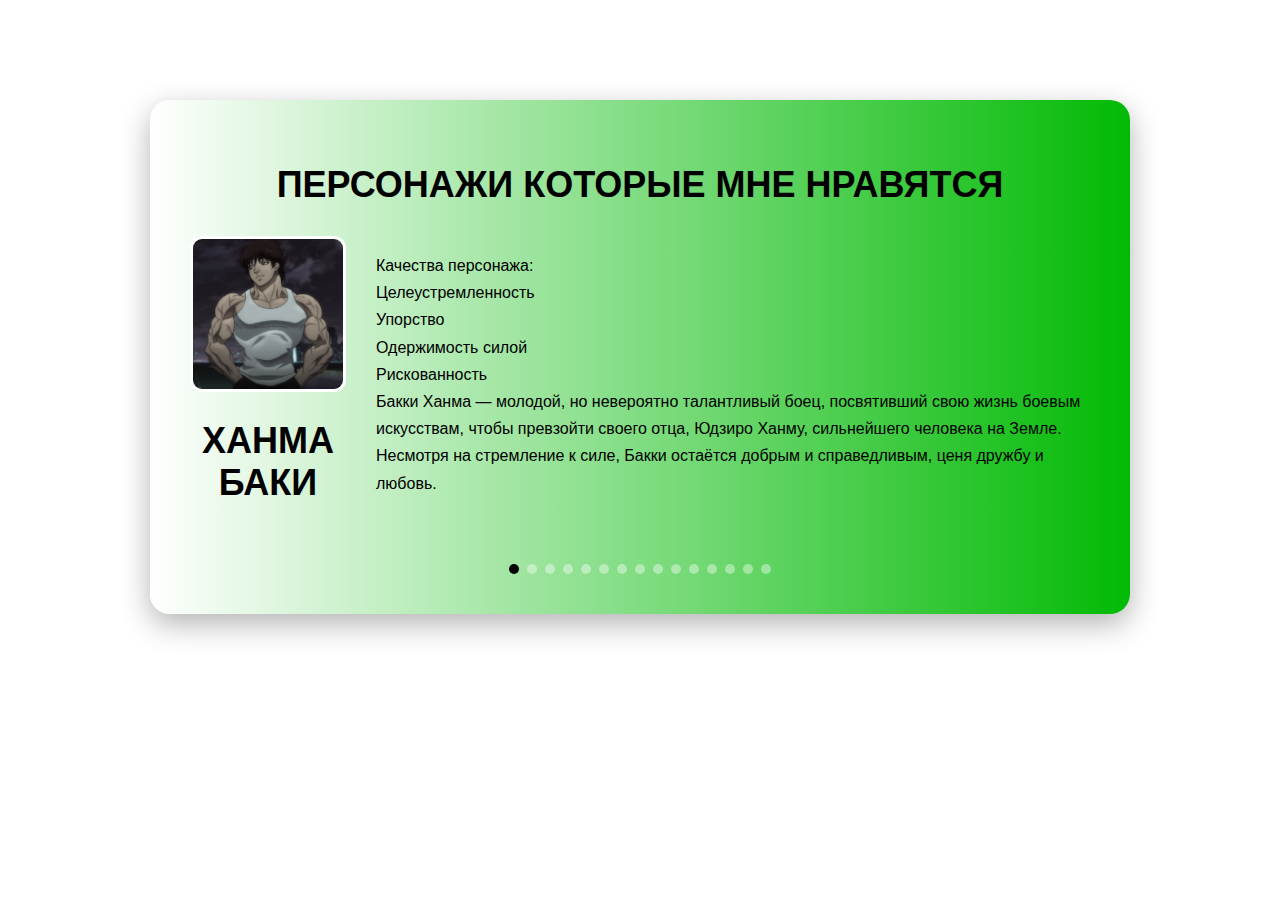
<file: аниме персонажи.html>
<!DOCTYPE html>
<html lang="ru">
<head>
  <meta charset="UTF-8" />
  <meta name="viewport" content="width=device-width, initial-scale=1.0"/>
  <title>ПЕРСОНАЖИ</title>
  <style>
    body {
      margin: 0;
      font-family: 'Arial', sans-serif;
      background: white ;
      color: black;
    }

    .testimonial-section {
      max-width: 900px;
      margin: 100px auto;
      padding: 40px;
      background: linear-gradient(to right,white, #02ba05	);
      border-radius: 20px;
      box-shadow: 0 10px 30px rgba(0,0,0,0.3);
      position: relative;
    }

    .testimonial-section h1 {
      font-size: 36px;
      margin-bottom: 30px;
      text-align: center;
    }

    .testimonial-content {
      display: none;
      align-items: flex-start;
      gap: 30px;
      flex-wrap: wrap;
    }

    .testimonial-content.active {
      display: flex;
    }

    .testimonial-photo {
      flex: 0 0 150px;
    }

    .testimonial-photo img {
      width: 150px;
      height: 150px;
      object-fit: cover;
      border-radius: 12px;
      border: 3px solid #fff;
    }

    .testimonial-text {
      flex: 1;
      font-size: 16px;
      line-height: 1.7;
    }

    .testimonial-author {
      margin-top: 20px;
      font-weight: bold;
    }

    .testimonial-role {
      font-size: 14px;
      color: #c7c7c7;
    }

    .pagination {
      display: flex;
      justify-content: center;
      gap: 8px;
      margin-top: 30px;
    }

    .pagination span {
      width: 10px;
      height: 10px;
      border-radius: 50%;
      background: white;
      opacity: 0.4;
      cursor: pointer;
    }

    .pagination .active {
      opacity: 1;
      background:black;
    }
  </style>
</head>
<body>

<div class="testimonial-section">
  <h1>ПЕРСОНАЖИ КОТОРЫЕ МНЕ НРАВЯТСЯ</h1>

  <div class="testimonial-content active">
    <div class="testimonial-photo">
      <img src="баки перс.jpg" alt="баки ханма" />
	    <h1>ХАНМА БАКИ</h1>
    </div>
    <div class="testimonial-text">
      <p>Качества персонажа:
<br>
Целеустремленность
<br>
Упорство
<br>
Одержимость силой
<br>
 Рискованность<br>
Бакки Ханма — молодой, но невероятно талантливый боец, посвятивший свою жизнь боевым искусствам, чтобы превзойти своего отца, Юдзиро Ханму, сильнейшего человека на Земле. Несмотря на стремление к силе, Бакки остаётся добрым и справедливым, ценя дружбу и любовь.

</p>
      <div class="testimonial-author"></div>
      <div class="testimonial-role"></div>
    </div>
  </div>

  <div class="testimonial-content">
    <div class="testimonial-photo">
      <img src="0002.jpg" alt="0002" />
	  <h1>002</h1>
    </div>
    <div class="testimonial-text">
      <p>Качества персонажа:
<br>
Харизматичная
<br>
Сильная воля 
<br>
Нежная в глубине души
<br>
Непокорная.<br>
002 — загадочная и харизматичная пилотесса Франксов с клыками и рожками, известная как "Партнёр-убийца", которая мечтает обрести свою человечность и любовь. За её дерзким и ярким характером скрывается глубокая ранимость и одиночество, а её привязанность к Хиро становится главным смыслом её жизни. 

</p>
      <div class="testimonial-author"></div>
      <div class="testimonial-role"></div>
    </div>
  </div>

  <div class="testimonial-content">
    <div class="testimonial-photo">
      <img src="итачи.jpg" alt="итачи" />
	  <h1>Итачи</h1>
    </div>
    <div class="testimonial-text">
      <p>Качества персонажа:
<br>
Мудрость
<br>
Хладнокровие
<br>
Сострадание
<br>
Сдержанность<br>
Итачи Учиха — гениальный ниндзя клана Учиха, который пожертвовал всем ради мира, убив свой клан и став изгоем, чтобы спасти деревню. За его холодным взглядом скрывается невероятная боль, преданность и желание защитить своего младшего брата Саске. 
</p>
      <div class="testimonial-author"></div>
      <div class="testimonial-role"></div>
    </div>
  </div>
   <div class="testimonial-content">
    <div class="testimonial-photo">
      <img src="тобирама.jpg" alt="тобирама" />
	  <h1>Тобирама</h1>
    </div>
    <div class="testimonial-text">
      <p>Качества персонажа:
<br>
Мудрость
<br>
Хладнокровие
<br>
Консерватизм
<br>
Строгость дисциплина<br>
Тобирама Сенджу — второй Хокаге Конохи, известный как гениальный ниндзя и создатель множества техник, включая техники воды и запрещённые методы. Он был суровым, но справедливым лидером, посвятившим жизнь защите деревни и развитию шиноби. 
</p>
      <div class="testimonial-author"></div>
      <div class="testimonial-role"></div>
    </div>
  </div>
   <div class="testimonial-content">
    <div class="testimonial-photo">
      <img src="майки.jpg" alt="майки" />
	  <h1>Майки</h1>
    </div>
    <div class="testimonial-text">
      <p>Качества персонажа:
<br>
Лидерство
<br>
Хладнокровие
<br>
Сострадание
<br>
Преданность<br>
Майки — харизматичный и загадочный лидер Токийской банды, обладающий невероятной силой и бойцовскими навыками. Несмотря на внешнюю улыбку и добродушие, он скрывает в себе глубокую боль и тёмную сторону, которая может разрушить как его самого, так и окружающих.
</p>
      <div class="testimonial-author"></div>
      <div class="testimonial-role"></div>
    </div>
  </div>
   <div class="testimonial-content">
    <div class="testimonial-photo">
      <img src="стоун.jpg" alt="стоун" />
	  <h1>Сэнку</h1>
    </div>
    <div class="testimonial-text">
      <p>Качества персонажа:
<br>
Мудрость
<br>
Оптимизм
<br>
Острый ум
<br>
Лидерство<br>
Сэнку Ишигами — гениальный учёный с блестящим умом и несломимой волей, стремящийся возродить цивилизацию с помощью науки после загадочной катастрофы. Его любознательность, уверенность и вера в силу разума делают его вдохновляющим лидером и двигателем прогресса. 
</p>
      <div class="testimonial-author"></div>
      <div class="testimonial-role"></div>
    </div>
  </div>
   <div class="testimonial-content">
    <div class="testimonial-photo">
      <img src="жек ханма.jpg" alt="итачи" />
	  <h1>Жек Ханма</h1>
    </div>
    <div class="testimonial-text">
      <p>Качества персонажа:
<br>
Стремление к силе
<br>
Жестокость
<br>
Стратегическое мышление
<br>
Самолюбие эгоизм<br>
Жек Ханма — могущественный и жестокий боец из семьи Ханма, известный своей невероятной физической силой и безжалостным характером. Он амбициозен и хитёр, готов идти на любые меры ради власти и контроля.
</p>
      <div class="testimonial-author"></div>
      <div class="testimonial-role"></div>
    </div>
  </div>
  <div class="testimonial-content">
    <div class="testimonial-photo">
      <img src="аомине.jpg" alt="аомине" />
	  <h1>Аомине </h1>
    </div>
    <div class="testimonial-text">
      <p>Качества персонажа:
<br>
Уверенность в себе
<br>
Мгновенный анализ
<br>
физическая выносливость
<br>
Самолюбие эгоизм<br>
Даики Аомине — один из самых сильных и талантливых баскетболистов в команде Тэиков, обладающий невероятной скоростью и техникой. Его стиль игры уникален, а холодный и самоуверенный характер делает его грозным соперником на площадке.

</p>
      <div class="testimonial-author"></div>
      <div class="testimonial-role"></div>
    </div>
  </div>
  
  <div class="testimonial-content">
    <div class="testimonial-photo">
      <img src="аста1.jpg" alt="аста" />
	  <h1>Аста</h1>
    </div>
    <div class="testimonial-text">
      <p>Качества персонажа:
<br>
Стремление к силе
<br>
Несгибаемая воля
<br>
Честность и искренность
<br>
Дружелюбие<br>
Аста — энергичный и упрямый сирота, который мечтает стать Королём Магов, несмотря на то, что у него нет магических способностей. Его невероятная сила воли, упорство и умение использовать антимагию делают его уникальным бойцом, способным противостоять любым врагам.
</p>
      <div class="testimonial-author"></div>
      <div class="testimonial-role"></div>
    </div>
  </div>
  
  <div class="testimonial-content">
    <div class="testimonial-photo">
      <img src="ями.jpg" alt="ями" />
	  <h1>Ями</h1>
    </div>
    <div class="testimonial-text">
      <p>Качества персонажа:
<br>
Решительность храбрость
<br>
Прямолинейность
<br>
Стратегическое мышление
<br>
Ценит усилия и упорство<br>
Ями Сукихиро — капитан Отряда Чёрного Быка, известный своей суровостью, мощной магией тьмы и необычным, прямолинейным характером. Несмотря на грубоватое поведение, он глубоко заботится о своих товарищах и верит в силу упорства и воли.

</p>
      <div class="testimonial-author"></div>
      <div class="testimonial-role"></div>
    </div>
  </div>
  
   <div class="testimonial-content">
    <div class="testimonial-photo">
      <img src="хината.jpg" alt="хината" />
	  <h1>Хината</h1>
    </div>
    <div class="testimonial-text">
      <p>Качества персонажа:
<br>
Решительность смелость
<br>
Терпение и упорство
<br>
Скромность<br>
Чувствительность и забота<br>
Хината Хьюга — застенчивая, но сильная девушка из клана Хьюга, обладающая редкой техникой "Бьякуган". Несмотря на свою робость, она полна решимости стать сильнее и защитить своих друзей, особенно Наруто, к которому испытывает глубокие чувства.


</p>
      <div class="testimonial-author"></div>
      <div class="testimonial-role"></div>
    </div>
  </div>
  <div class="testimonial-content">
    <div class="testimonial-photo">
      <img src="нагумо.jpg" alt="хината" />
	  <h1>Нагумо</h1>
    </div>
    <div class="testimonial-text">
      <p>Качества персонажа:
<br>
Манипулятивность
<br>
Хладнокровие и расчетливость
<br>
Амбициозность<br>
Независимость<br>
Сигэру Нагумо — талантливый и амбициозный техник-кудзюцу, лидер команды по созданию проклятых духов. Он склонен к холодному расчету и безжалостным методам, ради достижения целей готов пожертвовать даже собственными товарищами.


</p>
      <div class="testimonial-author"></div>
      <div class="testimonial-role"></div>
    </div>
  </div>
  <div class="testimonial-content">
    <div class="testimonial-photo">
      <img src="ханма шуджи.jpg" alt="хината" />
	  <h1>Ханма Шуджи</h1>
    </div>
    <div class="testimonial-text">
      <p>Качества персонажа:
<br>
Холодность
<br>
Самоуверенность и высокомерие
<br>
Физическая сила<br>
Эгоизм<br>
Ханма Шудзи — старший брат Юдзиро Ханмы и один из самых сильных бойцов в серии, известный своей безумной силой и жестокостью. Он обладает невероятной физической мощью и кровожадным характером, представляя собой опасного и непредсказуемого противника.




</p>
      <div class="testimonial-author"></div>
      <div class="testimonial-role"></div>
    </div>
  </div>
  <div class="testimonial-content">
    <div class="testimonial-photo">
      <img src="фрирен.jpg" alt="хината" />
	  <h1>Фрирен</h1>
    </div>
    <div class="testimonial-text">
      <p>Качества персонажа:
<br>
Мулрость и спокойствие
<br>
Терпение и упорство
<br>
Интровертность<br>
Любознательность<br>
Фрирен — эльфийская волшебница, прошедшая вместе с героями долгое путешествие по уничтожению зла. После завершения миссии она начинает осознавать, насколько коротка человеческая жизнь и как важно ценить каждое мгновение, отправляясь в новое путешествие самопознания и понимания.


</p>
      <div class="testimonial-author"></div>
      <div class="testimonial-role"></div>
    </div>
  </div>
  <div class="testimonial-content">
    <div class="testimonial-photo">
      <img src="айзен.jpg" alt="хината" />
	  <h1>Айзен</h1>
    </div>
    <div class="testimonial-text">
      <p>Качества персонажа:
<br>
Хладнокровие
<br>
Гениальность
<br>
Манипулятивность<br>
Безжалостность и жестокость<br>
Соске Айзен — бывший капитан 5-го отряда Готея 13, обладающий гениальным умом и невероятной силой. Он известен своей хитростью и манипулятивностью, стремясь к абсолютной власти и контролю над миром.


</p>
      <div class="testimonial-author"></div>
      <div class="testimonial-role"></div>
    </div>
  </div>
  
  
  <div class="pagination">
    <span class="dot active" onclick="showSlide(0)"></span>
    <span class="dot" onclick="showSlide(1)"></span>
    <span class="dot" onclick="showSlide(2)"></span>
	<span class="dot" onclick="showSlide(3)"></span>
	<span class="dot" onclick="showSlide(4)"></span>
	<span class="dot" onclick="showSlide(5)"></span>
	<span class="dot" onclick="showSlide(6)"></span>
	<span class="dot" onclick="showSlide(7)"></span>
	<span class="dot" onclick="showSlide(8)"></span>
	<span class="dot" onclick="showSlide(9)"></span>
	<span class="dot" onclick="showSlide(10)"></span>
	<span class="dot" onclick="showSlide(11)"></span>
	<span class="dot" onclick="showSlide(12)"></span> 
    <span class="dot" onclick="showSlide(13)"></span>
	<span class="dot" onclick="showSlide(14)"></span>
  </div>
</div>

<script>
  function showSlide(index) {
    const contents = document.querySelectorAll('.testimonial-content');
    const dots = document.querySelectorAll('.dot');
    contents.forEach((el, i) => {
      el.classList.toggle('active', i === index);
    });
    dots.forEach((dot, i) => {
      dot.classList.toggle('active', i === index);
    });
  }
</script>

</body>
</html>
</file>
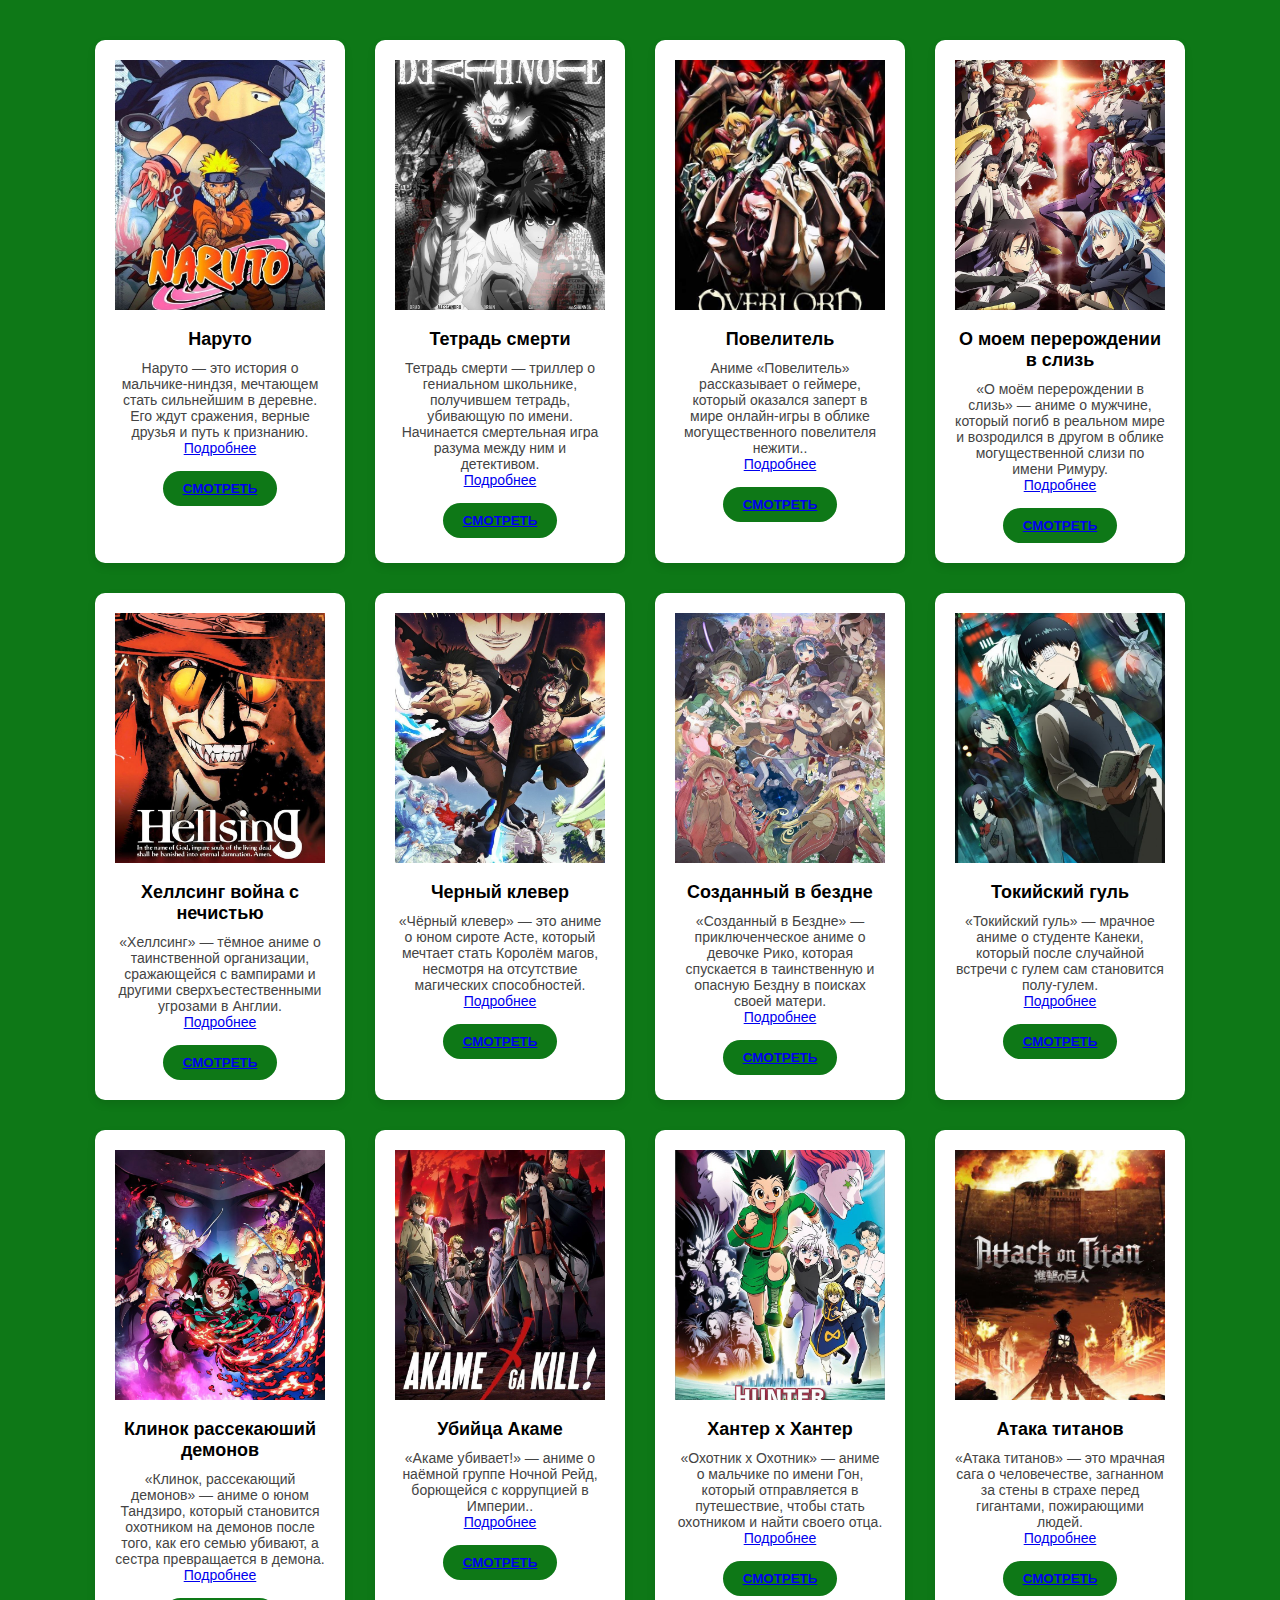
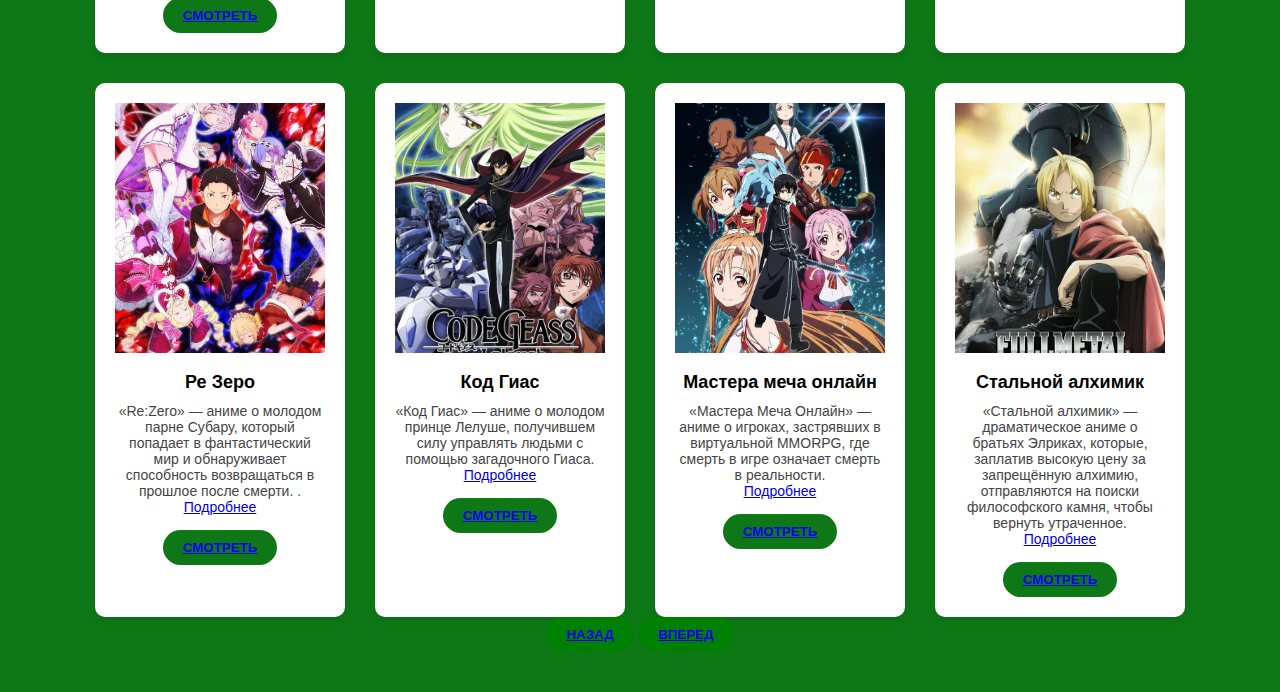
<file: аниме.html>
<!DOCTYPE html>
<html lang="ru">
<head>
  <meta charset="UTF-8" />
  <meta name="viewport" content="width=device-width, initial-scale=1.0" />
  <title>Мои любимые аниме</title>
  <style>
    * {
      margin: 0;
      padding: 0;
      box-sizing: border-box;
    }

    body {
      font-family: Arial, sans-serif;
      background-color:#0e7817;
      padding: 40px;
    }

    .cards {
      display: flex;
      justify-content: center;
      flex-wrap: wrap;
      gap: 30px;
    }

    .card {
      background-color: white;
      border-radius: 10px;
      box-shadow: 0 4px 8px rgba(0, 0, 0, 0.1);
      width: 250px;
      overflow: hidden;
      text-align: center;
      padding: 20px;
    }

    .card img {
      width: 100%;
      height: 250px;
      object-fit: cover;
      margin-bottom: 15px;
    }

    .card h3 {
      margin-bottom: 10px;
      font-size: 18px;
    }

    .card p {
      font-size: 14px;
      color: #444;
      margin-bottom: 15px;
    }

    .card .btn {
      background-color: #0e7817;
      color: #fff;
      padding: 10px 20px;
      border: none;
      border-radius: 20px;
      font-weight: bold;
      cursor: pointer;
      transition: background 0.3s;
    }

    .card .btn:hover {
      background-color: #0e7817;
    }
	.button{
	background: none;
	color: green;
	width: 100px;
    height: 70px;
    text-align: center;
	
	}
	.btnn{
background-color: green;
      color: black;
      padding:10px  20px;
      border: white;
      border-radius: 20px;
      font-weight: bold;
      cursor: pointer;
      transition: background 0.3s;
	}
  </style>
</head>
<body>

  <div class="cards">
    <div class="card">
      <img src="наруто 1.jpg" alt="Продукт 1">
      <h3>Наруто</h3>
      <p>  Наруто — это история о мальчике-ниндзя, мечтающем стать сильнейшим в деревне. Его ждут сражения, верные друзья и путь к признанию.<br><a href="https://naruto.fandom.com/ru/wiki/%D0%9D%D0%B0%D1%80%D1%83%D1%82%D0%BE_%D0%A3%D0%B7%D1%83%D0%BC%D0%B0%D0%BA%D0%B8">Подробнее</a></p>
	   
      <button class="btn"><a href="https://jut.su/naruuto/">СМОТРЕТЬ</a></button>
    </div>

	


    <div class="card">
      <img src="лайт.jpg" alt="Продукт 4">
      <h3>Тетрадь смерти</h3>
      <p>Тетрадь смерти — триллер о гениальном школьнике, получившем тетрадь, убивающую по имени. Начинается смертельная игра разума между ним и детективом.<br><a href="https://ru.wikipedia.org/wiki/%D0%A2%D0%B5%D1%82%D1%80%D0%B0%D0%B4%D1%8C_%D1%81%D0%BC%D0%B5%D1%80%D1%82%D0%B8_(%D0%BF%D1%80%D0%B5%D0%B4%D0%BC%D0%B5%D1%82)#:~:text=%D0%9E%D0%BF%D0%B8%D1%81%D0%B0%D0%BD%D0%B8%D0%B5,-%D0%A2%D0%B5%D1%82%D1%80%D0%B0%D0%B4%D1%8C%20%D1%81%D0%BC%D0%B5%D1%80%D1%82%D0%B8%2C%20%D0%BF%D0%B5%D1%80%D0%B2%D0%BE%D0%BD%D0%B0%D1%87%D0%B0%D0%BB%D1%8C%D0%BD%D0%BE&text=%D0%A2%D0%B5%D1%82%D1%80%D0%B0%D0%B4%D1%8C%20%D1%81%D0%BC%D0%B5%D1%80%D1%82%D0%B8%20%E2%80%94%20%D1%8D%D1%82%D0%BE%20%D0%BE%D1%80%D1%83%D0%B4%D0%B8%D0%B5%20%D1%83%D0%B1%D0%B8%D0%B9%D1%81%D1%82%D0%B2%D0%B0,%D0%B2%D0%B5%D1%89%D1%8C%2C%20%D0%BF%D1%80%D0%B8%D0%BD%D0%B0%D0%B4%D0%BB%D0%B5%D0%B6%D0%B0%D1%89%D0%B0%D1%8F%20%D0%BF%D0%B5%D1%80%D0%B2%D0%BE%D0%BD%D0%B0%D1%87%D0%B0%D0%BB%D1%8C%D0%BD%D0%BE%20%D0%B1%D0%BE%D0%B3%D0%B0%D0%BC%20%D1%81%D0%BC%D0%B5%D1%80%D1%82%D0%B8.">Подробнее</a></p>
	  
      <button class="btn"><a href="https://jut.su/bookofd/">СМОТРЕТЬ</a></button>
    </div> 
	<div class="card">
      <img src="повелитель.jpg" alt="Продукт 5">
      <h3>Повелитель</h3>
      <p>Аниме «Повелитель» рассказывает о геймере, который оказался заперт в мире онлайн-игры в облике могущественного повелителя нежити..<br><a href="https://ru.wikipedia.org/wiki/Overlord_(%D1%80%D0%B0%D0%BD%D0%BE%D0%B1%D1%8D)">Подробнее</a></p>
	   
      <button class="btn"><a href="https://jut.su/overlord/">СМОТРЕТЬ</a></button>
	  
    </div>
	<div class="card">
      <img src="слизь.jpg" alt="Продукт 6">
      <h3>О моем перерождении в слизь</h3>
      <p>«О моём перерождении в слизь» — аниме о мужчине, который погиб в реальном мире и возродился в другом в облике могущественной слизи по имени Римуру.<br><a href="https://ru.wikipedia.org/wiki/%D0%91%D0%BB%D0%B8%D1%87">Подробнее</a></p>
	   
      <button class="btn"><a href="https://jut-suz.online/prikljuchenija/678-o-moem-pererozhdenii-v-sliz-2.html">СМОТРЕТЬ</a></button>
	  
    </div>
	<div class="card">
      <img src="хеллсинг.jpg" alt="Продукт 7">
      <h3>Хеллсинг война с нечистью</h3>
     <p>«Хеллсинг» — тёмное аниме о таинственной организации, сражающейся с вампирами и другими сверхъестественными угрозами в Англии.<br><a href="https://ru.wikipedia.org/wiki/%D0%A5%D0%B5%D0%BB%D0%BB%D1%81%D0%B8%D0%BD%D0%B3#:~:text=%C2%AB%D0%A5%D0%B5%D0%BB%D0%BB%D1%81%D0%B8%D0%BD%D0%B3%C2%BB%20%E2%80%94%20%D0%BE%D1%80%D0%B3%D0%B0%D0%BD%D0%B8%D0%B7%D0%B0%D1%86%D0%B8%D1%8F%2C%20%D1%81%D0%BE%D0%B7%D0%B4%D0%B0%D0%BD%D0%BD%D0%B0%D1%8F,%D0%B2%D0%BE%D0%B7%D0%B3%D0%BB%D0%B0%D0%B2%D0%BB%D1%8F%D0%B5%D0%BC%D0%B0%D1%8F%20%D0%9A%D0%BE%D1%80%D0%BE%D0%BB%D0%B5%D0%B2%D1%81%D0%BA%D0%B8%D0%BC%20%D0%BE%D1%80%D0%B4%D0%B5%D0%BD%D0%BE%D0%BC%20%D0%BF%D1%80%D0%BE%D1%82%D0%B5%D1%81%D1%82%D0%B0%D0%BD%D1%82%D1%81%D0%BA%D0%B8%D1%85%20%D1%80%D1%8B%D1%86%D0%B0%D1%80%D0%B5%D0%B9">Подробнее</a></p>
	   
      <button class="btn"><a href="https://jut.su/hellsing/">СМОТРЕТЬ</a></button>
	  
    </div>
	<div class="card">
      <img src="клевер.jpg" alt="Продукт 8">
      <h3>Черный клевер</h3>
      <p>«Чёрный клевер» — это аниме о юном сироте Асте, который мечтает стать Королём магов, несмотря на отсутствие магических способностей.<br><a href="https://ru.wikipedia.org/wiki/Black_Clover">Подробнее</a></p>
	   
      <button class="btn"><a href="https://jut.su/black-clouver/">СМОТРЕТЬ</a></button>
	  
    </div>
	<div class="card">
      <img src="созданный в бездне.jpg" alt="Продукт 9">
      <h3>Созданный в бездне</h3>
      <p>«Созданный в Бездне» — приключенческое аниме о девочке Рико, которая спускается в таинственную и опасную Бездну в поисках своей матери.<br><a href="https://www.mirf.ru/anime/made-in-abyss-dawn-of-the-deep-soul">Подробнее</a></p>
	   
      <button class="btn"><a href="https://jut.su/made-abyss/">СМОТРЕТЬ</a></button>
	  
    </div>
	<div class="card">
      <img src="гуль.jpg" alt="Продукт 10">
      <h3>Токийский гуль</h3>
      <p>«Токийский гуль» — мрачное аниме о студенте Канеки, который после случайной встречи с гулем сам становится полу-гулем.<br><a href="https://ru.wikipedia.org/wiki/%D0%A2%D0%BE%D0%BA%D0%B8%D0%B9%D1%81%D0%BA%D0%B8%D0%B9_%D0%B3%D1%83%D0%BB%D1%8C">Подробнее</a></p>
	   
      <button class="btn"><a href="https://jut.su/tokushu/">СМОТРЕТЬ</a></button>
	  
    </div>
	<div class="card">
      <img src="клинок.jpg" alt="Продукт 11">
      <h3>Клинок рассекаюший демонов</h3>
      <p>«Клинок, рассекающий демонов» — аниме о юном Тандзиро, который становится охотником на демонов после того, как его семью убивают, а сестра превращается в демона.
<br><a href="https://ru.wikipedia.org/wiki/%D0%98%D1%81%D1%82%D1%80%D0%B5%D0%B1%D0%B8%D1%82%D0%B5%D0%BB%D1%8C_%D0%B4%D0%B5%D0%BC%D0%BE%D0%BD%D0%BE%D0%B2">Подробнее</a></p>
	   
      <button class="btn"><a href="https://jut.su/kime-no-yaiba/">СМОТРЕТЬ</a></button>
	  
    </div>
	<div class="card">
      <img src="акаме.jpg" alt="Продукт 12">
      <h3>Убийца Акаме</h3>
      <p>«Акаме убивает!» — аниме о наёмной группе Ночной Рейд, борющейся с коррупцией в Империи..<br><a href="https://ru.wikipedia.org/wiki/Akame_ga_Kill">Подробнее</a></p>
	   
      <button class="btn"><a href="https://jut.su/akame-ga-kiru/">СМОТРЕТЬ</a></button>
	  
    </div>
	<div class="card">
      <img src="хантер.jpg" alt="Продукт 13">
      <h3>Хантер х Хантер</h3>
      <p>«Охотник х Охотник» — аниме о мальчике по имени Гон, который отправляется в путешествие, чтобы стать охотником и найти своего отца.<br><a href="https://ru.wikipedia.org/wiki/Hunter_%C3%97_Hunter">Подробнее</a></p>
	   
      <button class="btn"><a href="https://jut.su/hunter-hunter/">СМОТРЕТЬ</a></button>
	  </div>
	  <div class="card">
      <img src="атака титанов.jpg" alt="Продукт 14">
      <h3>Атака титанов</h3>
      <p>«Атака титанов» — это мрачная сага о человечестве, загнанном за стены в страхе перед гигантами, пожирающими людей.<br><a href="https://ru.wikipedia.org/wiki/%D0%90%D1%82%D0%B0%D0%BA%D0%B0_%D0%BD%D0%B0_%D1%82%D0%B8%D1%82%D0%B0%D0%BD%D0%BE%D0%B2">Подробнее</a></p>
	   
      <button class="btn"><a href="https://jut.su/shingekii-no-kyojin/">СМОТРЕТЬ</a></button>
	  
    </div>
	<div class="card">
      <img src="ре зеро.jpg" alt="Продукт 15">
      <h3>Ре Зеро</h3>
      <p>«Re:Zero» — аниме о молодом парне Субару, который попадает в фантастический мир и обнаруживает способность возвращаться в прошлое после смерти.
.<br><a href="https://ru.wikipedia.org/wiki/Re:Zero._%D0%96%D0%B8%D0%B7%D0%BD%D1%8C_%D1%81_%D0%BD%D1%83%D0%BB%D1%8F_%D0%B2_%D0%B0%D0%BB%D1%8C%D1%82%D0%B5%D1%80%D0%BD%D0%B0%D1%82%D0%B8%D0%B2%D0%BD%D0%BE%D0%BC_%D0%BC%D0%B8%D1%80%D0%B5">Подробнее</a></p>
	   
      <button class="btn"><a href="https://jut.su/re-zerou-kara/">СМОТРЕТЬ</a></button>
	  
    </div>
	<div class="card">
      <img src="код гиас.jpg" alt="Продукт 16">
      <h3>Код Гиас</h3>
      <p>«Код Гиас» — аниме о молодом принце Лелуше, получившем силу управлять людьми с помощью загадочного Гиаса.<br><a href="https://ru.wikipedia.org/wiki/%D0%9A%D0%BE%D0%B4_%D0%93%D0%B8%D0%B0%D1%81:_%D0%9B%D0%B5%D0%BB%D1%83%D1%88_%D0%92%D0%BE%D1%81%D0%BA%D1%80%D0%B5%D1%81%D1%88%D0%B8%D0%B9">Подробнее</a></p>
	   
      <button class="btn"><a href="https://jut.su/code-geass/">СМОТРЕТЬ</a></button>
	  </div>
	  <div class="card">
      <img src="САО.jpg" alt="Продукт 17">
      <h3>Мастера меча онлайн</h3>
      <p>«Мастера Меча Онлайн» — аниме о игроках, застрявших в виртуальной MMORPG, где смерть в игре означает смерть в реальности.<br><a href="https://ru.wikipedia.org/wiki/Sword_Art_Online">Подробнее</a></p>
	   
      <button class="btn"><a href="https://jut.su/sword-arts-online/">СМОТРЕТЬ</a></button>
	  </div>
	  
	  <div class="card">
      <img src="алхимик.jpg" alt="Продукт 18">
      <h3>Стальной алхимик</h3>
      <p>«Стальной алхимик» — драматическое аниме о братьях Элриках, которые, заплатив высокую цену за запрещённую алхимию, отправляются на поиски философского камня, чтобы вернуть утраченное.<br><a href="https://ru.wikipedia.org/wiki/%D0%A1%D1%82%D0%B0%D0%BB%D1%8C%D0%BD%D0%BE%D0%B9_%D0%B0%D0%BB%D1%85%D0%B8%D0%BC%D0%B8%D0%BA#:~:text=%D0%94%D0%B2%D0%B0%20%D0%B3%D0%BB%D0%B0%D0%B2%D0%BD%D1%8B%D1%85%20%D0%B3%D0%B5%D1%80%D0%BE%D1%8F%2C%20%D0%B1%D1%80%D0%B0%D1%82%D1%8C%D1%8F%20%D0%AD%D0%B4%D0%B2%D0%B0%D1%80%D0%B4,%D1%83%D1%82%D1%80%D0%B0%D1%87%D0%B5%D0%BD%D0%BD%D1%8B%D0%B5%20%D0%B2%20%D1%85%D0%BE%D0%B4%D0%B5%20%D0%BD%D0%B5%D1%83%D0%B4%D0%B0%D1%87%D0%BD%D0%BE%D0%B9%20%D1%82%D1%80%D0%B0%D0%BD%D1%81%D0%BC%D1%83%D1%82%D0%B0%D1%86%D0%B8%D0%B8.">Подробнее</a></p>
	   
      <button class="btn"><a href="https://jut.su/fullmeetal-alchemist/">СМОТРЕТЬ</a></button>
    </div>
  </div>
  <center>
	<div class="button1">
<button class="btnn"><a href="жанр сенен.html">НАЗАД</a></button>


 
<button class="btnn"><a href="жанр экшен.html">ВПЕРЕД</a></button>

	</div>
</center>
</body>
</html>
</file>
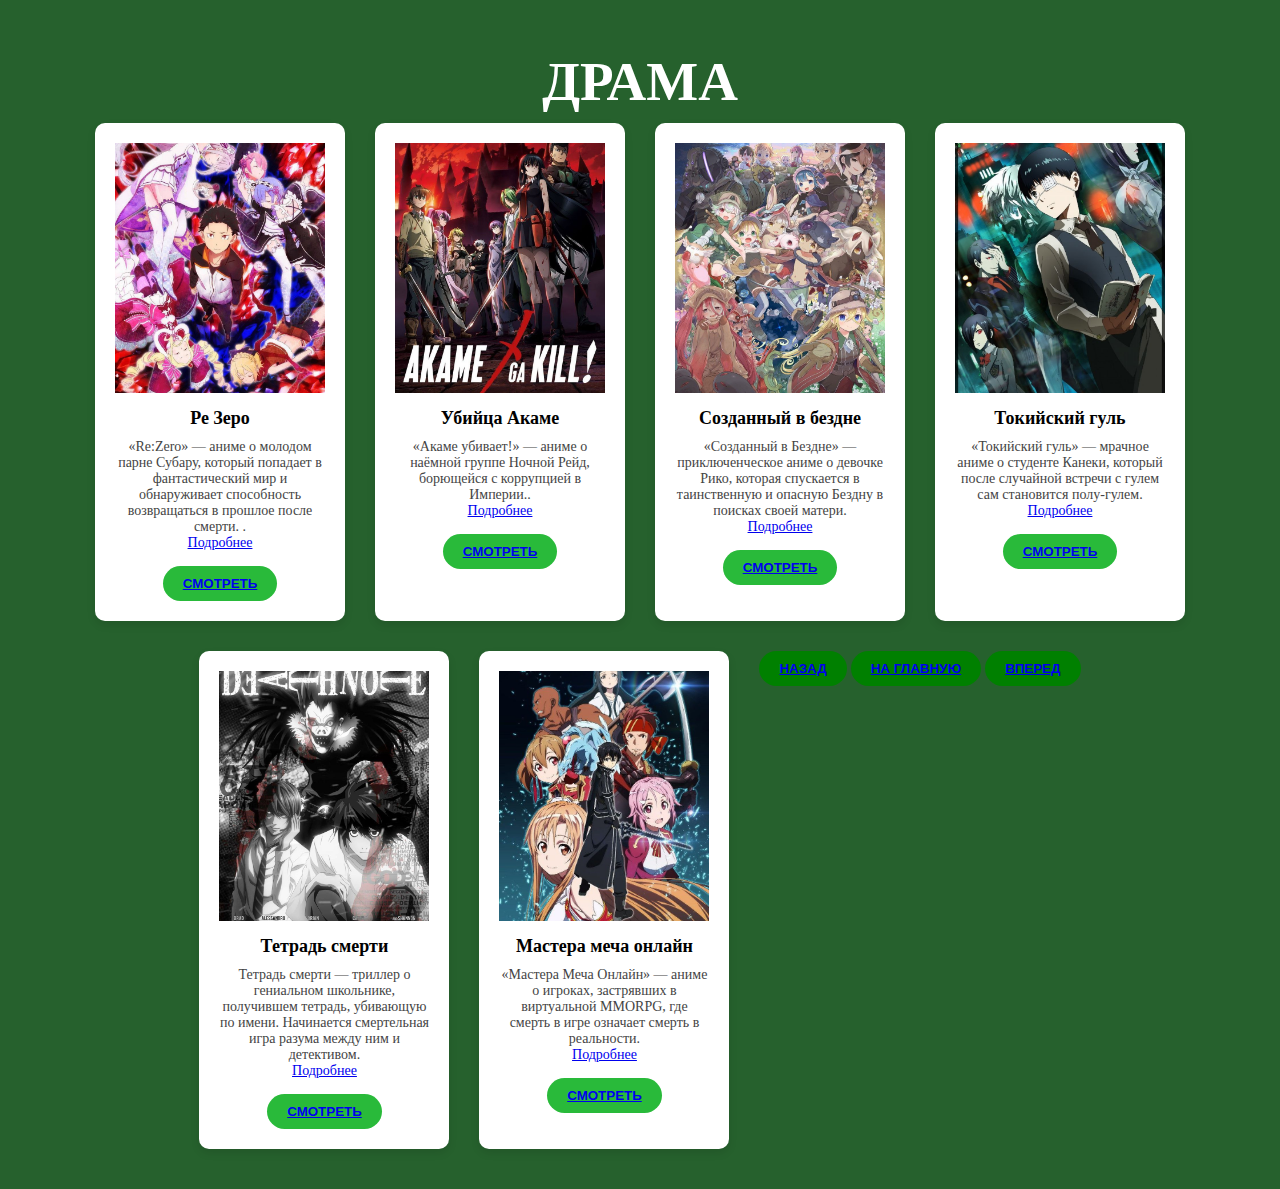
<file: жанр драма.html>
<html lang="ru">
<head>
  <meta charset="UTF-8" />
  <meta name="viewport" content="width=device-width, initial-scale=1.0" />
  <title>Мои любимые аниме</title>
  <style>
    * {
      margin: 0;
      padding: 0;
      box-sizing: border-box;
    }
   h2{
      text-align: center;
      font-size: 55px;
      color:white;
      padding: 10px 50px;
	  
    }
    body {
      font-family: Comic Sans MS;
      background-color:#26612d;
      padding: 40px;
    }

    .cards {
      display: flex;
      justify-content: center;
      flex-wrap: wrap;
      gap: 30px;
    }

    .card {
      background-color: white;
      border-radius: 10px;
      box-shadow: 0 4px 8px rgba(0, 0, 0, 0.1);
      width: 250px;
      overflow: hidden;
      text-align: center;
      padding: 20px;
    }

    .card img {
      width: 100%;
      height: 250px;
      object-fit: cover;
      margin-bottom: 15px;
    }

    .card h3 {
      margin-bottom: 10px;
      font-size: 18px;
    }

    .card p {
      font-size: 14px;
      color: #444;
      margin-bottom: 15px;
    }

    .card .btn {
      background-color: #29ba3a;
      color: #fff;
      padding: 10px 20px;
      border: none;
      border-radius: 20px;
      font-weight: bold;
      cursor: pointer;
      transition: background 0.3s;
    }

    .card .btn:hover {
      background-color: #29ba3a;
    }
	.button{
	background: none;
	color: green;
	width: 100%;
    height: 700%;
    text-align: center;
	
	}
	.btnn{
background-color: green;
      color: black;
      padding:10px  20px;
      border: white;
      border-radius: 20px;
      font-weight: bold;
      cursor: pointer;
      transition: background 0.3s;
	}
  </style>
</head>
<body>

   <h2>ДРАМА </h2>
   
  
	  <div class="cards">
   <div class="card">
      <img src="ре зеро.jpg" alt="Продукт 15">
      <h3>Ре Зеро</h3>
      <p>«Re:Zero» — аниме о молодом парне Субару, который попадает в фантастический мир и обнаруживает способность возвращаться в прошлое после смерти.
.<br><a href="https://ru.wikipedia.org/wiki/Re:Zero._%D0%96%D0%B8%D0%B7%D0%BD%D1%8C_%D1%81_%D0%BD%D1%83%D0%BB%D1%8F_%D0%B2_%D0%B0%D0%BB%D1%8C%D1%82%D0%B5%D1%80%D0%BD%D0%B0%D1%82%D0%B8%D0%B2%D0%BD%D0%BE%D0%BC_%D0%BC%D0%B8%D1%80%D0%B5">Подробнее</a></p>
	   
      <button class="btn"><a href="https://jut.su/re-zerou-kara/">СМОТРЕТЬ</a></button>
	  
    </div>
	
	<div class="card">
      <img src="акаме.jpg" alt="Продукт 12">
      <h3>Убийца Акаме</h3>
      <p>«Акаме убивает!» — аниме о наёмной группе Ночной Рейд, борющейся с коррупцией в Империи..<br><a href="https://ru.wikipedia.org/wiki/Akame_ga_Kill">Подробнее</a></p>
	   
      <button class="btn"><a href="https://jut.su/akame-ga-kiru/">СМОТРЕТЬ</a></button>
	  
    </div>
	
	<div class="card">
      <img src="созданный в бездне.jpg" alt="Продукт 9">
      <h3>Созданный в бездне</h3>
      <p>«Созданный в Бездне» — приключенческое аниме о девочке Рико, которая спускается в таинственную и опасную Бездну в поисках своей матери.<br><a href="https://www.mirf.ru/anime/made-in-abyss-dawn-of-the-deep-soul">Подробнее</a></p>
	   
      <button class="btn"><a href="https://jut.su/made-abyss/">СМОТРЕТЬ</a></button>
	  
    </div>
	
	<div class="card">
      <img src="гуль.jpg" alt="Продукт 10">
      <h3>Токийский гуль</h3>
      <p>«Токийский гуль» — мрачное аниме о студенте Канеки, который после случайной встречи с гулем сам становится полу-гулем.<br><a href="https://ru.wikipedia.org/wiki/%D0%A2%D0%BE%D0%BA%D0%B8%D0%B9%D1%81%D0%BA%D0%B8%D0%B9_%D0%B3%D1%83%D0%BB%D1%8C">Подробнее</a></p>
	   
      <button class="btn"><a href="https://jut.su/tokushu/">СМОТРЕТЬ</a></button>
	  
    </div>
   
   <div class="card">
      <img src="лайт.jpg" alt="Продукт 4">
      <h3>Тетрадь смерти</h3>
      <p>Тетрадь смерти — триллер о гениальном школьнике, получившем тетрадь, убивающую по имени. Начинается смертельная игра разума между ним и детективом.<br><a href="https://ru.wikipedia.org/wiki/%D0%A2%D0%B5%D1%82%D1%80%D0%B0%D0%B4%D1%8C_%D1%81%D0%BC%D0%B5%D1%80%D1%82%D0%B8_(%D0%BF%D1%80%D0%B5%D0%B4%D0%BC%D0%B5%D1%82)#:~:text=%D0%9E%D0%BF%D0%B8%D1%81%D0%B0%D0%BD%D0%B8%D0%B5,-%D0%A2%D0%B5%D1%82%D1%80%D0%B0%D0%B4%D1%8C%20%D1%81%D0%BC%D0%B5%D1%80%D1%82%D0%B8%2C%20%D0%BF%D0%B5%D1%80%D0%B2%D0%BE%D0%BD%D0%B0%D1%87%D0%B0%D0%BB%D1%8C%D0%BD%D0%BE&text=%D0%A2%D0%B5%D1%82%D1%80%D0%B0%D0%B4%D1%8C%20%D1%81%D0%BC%D0%B5%D1%80%D1%82%D0%B8%20%E2%80%94%20%D1%8D%D1%82%D0%BE%20%D0%BE%D1%80%D1%83%D0%B4%D0%B8%D0%B5%20%D1%83%D0%B1%D0%B8%D0%B9%D1%81%D1%82%D0%B2%D0%B0,%D0%B2%D0%B5%D1%89%D1%8C%2C%20%D0%BF%D1%80%D0%B8%D0%BD%D0%B0%D0%B4%D0%BB%D0%B5%D0%B6%D0%B0%D1%89%D0%B0%D1%8F%20%D0%BF%D0%B5%D1%80%D0%B2%D0%BE%D0%BD%D0%B0%D1%87%D0%B0%D0%BB%D1%8C%D0%BD%D0%BE%20%D0%B1%D0%BE%D0%B3%D0%B0%D0%BC%20%D1%81%D0%BC%D0%B5%D1%80%D1%82%D0%B8.">Подробнее</a></p>
	  
      <button class="btn"><a href="https://jut.su/bookofd/">СМОТРЕТЬ</a></button>
    </div> 
	
	
	 <div class="cards">
	  <div class="card">
      <img src="САО.jpg" alt="Продукт 17">
      <h3>Мастера меча онлайн</h3>
      <p>«Мастера Меча Онлайн» — аниме о игроках, застрявших в виртуальной MMORPG, где смерть в игре означает смерть в реальности.<br><a href="https://ru.wikipedia.org/wiki/Sword_Art_Online">Подробнее</a></p>
	   
      <button class="btn"><a href="https://jut.su/sword-arts-online/">СМОТРЕТЬ</a></button>
	  </div>
   </div>
<center>
	<div class="button1">
	
<button class="btnn"><a href="жанр экшен.html">НАЗАД</a></button>
 <button class="btnn"><a href="аниме.html">НА ГЛАВНУЮ</a></button>
<button class="btnn"><a href="жанр сенен.html">ВПЕРЕД</a></button>
	</div>
</center>

</body>
</html>
</file>
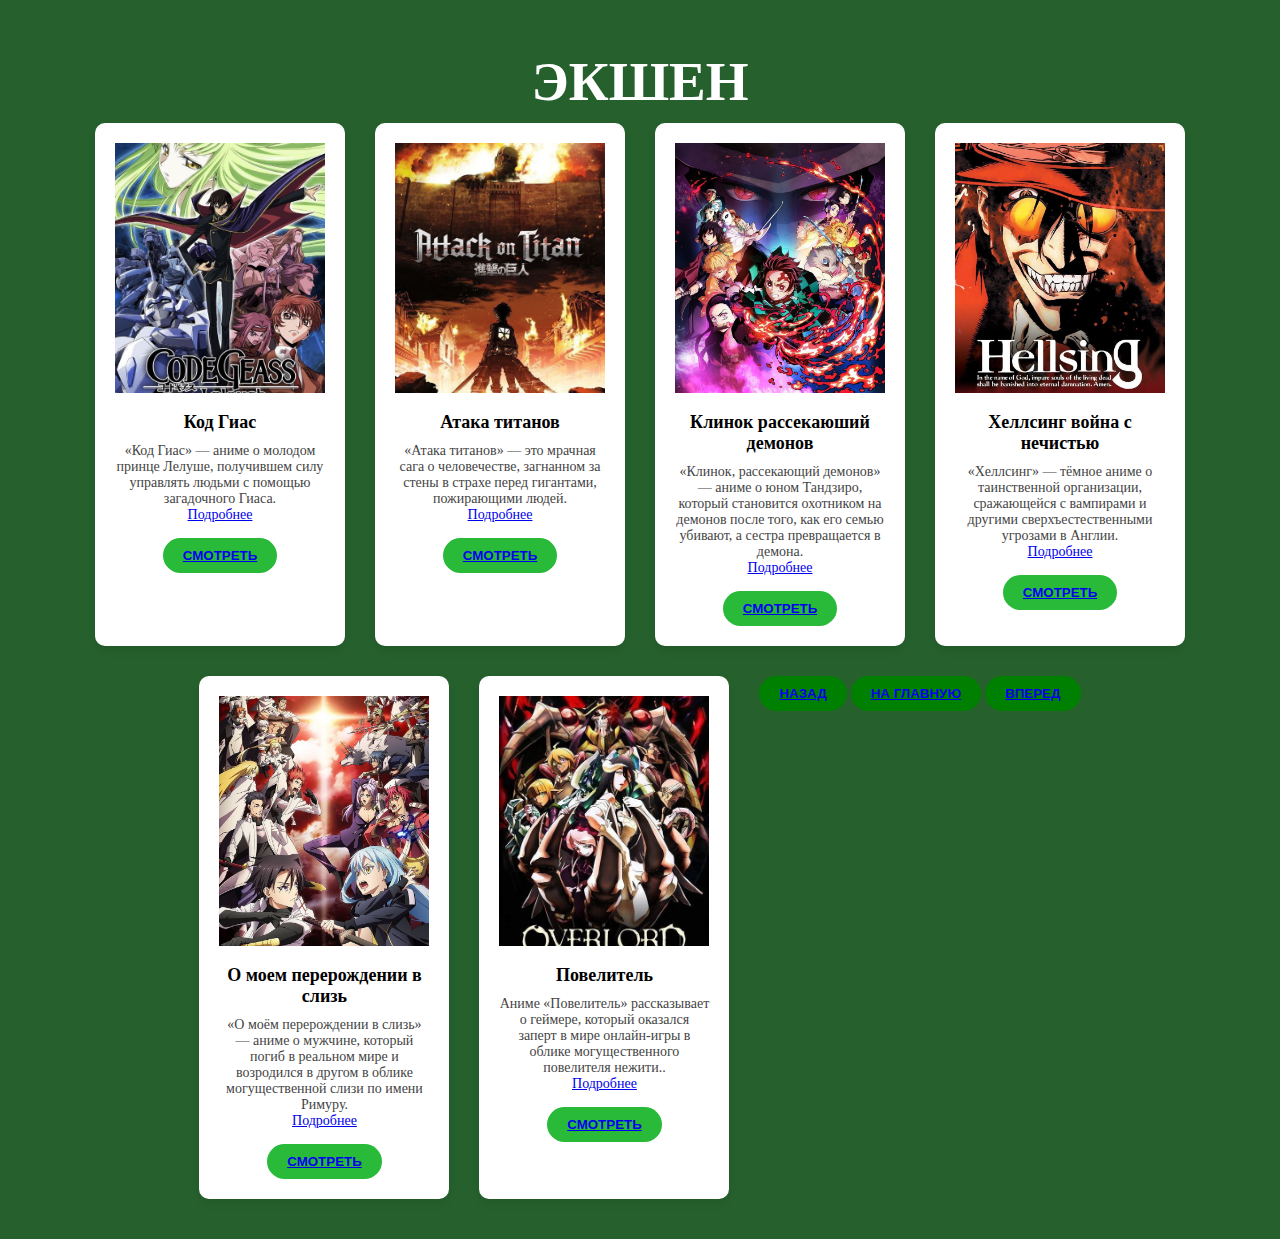
<file: жанр экшен.html>
<!DOCTYPE html>
<html lang="ru">
<head>
  <meta charset="UTF-8" />
  <meta name="viewport" content="width=device-width, initial-scale=1.0" />
  <title>Мои любимые аниме</title>
  <style>
    * {
      margin: 0;
      padding: 0;
      box-sizing: border-box;
    }

    body {
      font-family:Book Antiqua;
      background-color:#26612d;
      padding: 40px;
    }
    h2{
      text-align: center;
      font-size: 55px;
      color:white;
      padding: 10px 50px;
	  
    }
    .cards {
      display: flex;
      justify-content: center;
      flex-wrap: wrap;
      gap: 30px;
    }

    .card {
      background-color: white;
      border-radius: 10px;
      box-shadow: 0 4px 8px rgba(0, 0, 0, 0.1);
      width: 250px;
      overflow: hidden;
      text-align: center;
      padding: 20px;
    }

    .card img {
      width: 100%;
      height: 250px;
      object-fit: cover;
      margin-bottom: 15px;
    }

    .card h3 {
      margin-bottom: 10px;
      font-size: 18px;
    }

    .card p {
      font-size: 14px;
      color: #444;
      margin-bottom: 15px;
    }

    .card .btn {
      background-color: #29ba3a;
      color: #fff;
      padding: 10px 20px;
      border: none;
      border-radius: 20px;
      font-weight: bold;
      cursor: pointer;
      transition: background 0.3s;
    }

    .card .btn:hover {
      background-color:#29ba3a;
    }
	.button{
	background: none;
	color: green;
	width: 100%;
    height: 700%;
    text-align: center;
	
	}
	.btnn{
background-color: green;
      color: black;
      padding:10px  20px;
      border: white;
      border-radius: 20px;
      font-weight: bold;
      cursor: pointer;
      transition: background 0.3s;
	}
  </style>
</head>
<body>


	   <h2>ЭКШЕН </h2>
	   
	<div class="cards">
	<div class="card">
      <img src="код гиас.jpg" alt="Продукт 16">
      <h3>Код Гиас</h3>
      <p>«Код Гиас» — аниме о молодом принце Лелуше, получившем силу управлять людьми с помощью загадочного Гиаса.<br><a href="https://ru.wikipedia.org/wiki/%D0%9A%D0%BE%D0%B4_%D0%93%D0%B8%D0%B0%D1%81:_%D0%9B%D0%B5%D0%BB%D1%83%D1%88_%D0%92%D0%BE%D1%81%D0%BA%D1%80%D0%B5%D1%81%D1%88%D0%B8%D0%B9">Подробнее</a></p>
	   
      <button class="btn"><a href="https://jut.su/code-geass/">СМОТРЕТЬ</a></button>
	  </div>
	  
	   <div class="card">
      <img src="атака титанов.jpg" alt="Продукт 14">
      <h3>Атака титанов</h3>
      <p>«Атака титанов» — это мрачная сага о человечестве, загнанном за стены в страхе перед гигантами, пожирающими людей.<br><a href="https://ru.wikipedia.org/wiki/%D0%90%D1%82%D0%B0%D0%BA%D0%B0_%D0%BD%D0%B0_%D1%82%D0%B8%D1%82%D0%B0%D0%BD%D0%BE%D0%B2">Подробнее</a></p>
	   
      <button class="btn"><a href="https://jut.su/shingekii-no-kyojin/">СМОТРЕТЬ</a></button>
	  
    </div><div class="card">
      <img src="клинок.jpg" alt="Продукт 11">
      <h3>Клинок рассекаюший демонов</h3>
      <p>«Клинок, рассекающий демонов» — аниме о юном Тандзиро, который становится охотником на демонов после того, как его семью убивают, а сестра превращается в демона.
<br><a href="https://ru.wikipedia.org/wiki/%D0%98%D1%81%D1%82%D1%80%D0%B5%D0%B1%D0%B8%D1%82%D0%B5%D0%BB%D1%8C_%D0%B4%D0%B5%D0%BC%D0%BE%D0%BD%D0%BE%D0%B2">Подробнее</a></p>
	   
      <button class="btn"><a href="https://jut.su/kime-no-yaiba/">СМОТРЕТЬ</a></button>
	  
    </div>
	
	<div class="card">
      <img src="хеллсинг.jpg" alt="Продукт 7">
      <h3>Хеллсинг война с нечистью</h3>
     <p>«Хеллсинг» — тёмное аниме о таинственной организации, сражающейся с вампирами и другими сверхъестественными угрозами в Англии.<br><a href="https://ru.wikipedia.org/wiki/%D0%A5%D0%B5%D0%BB%D0%BB%D1%81%D0%B8%D0%BD%D0%B3#:~:text=%C2%AB%D0%A5%D0%B5%D0%BB%D0%BB%D1%81%D0%B8%D0%BD%D0%B3%C2%BB%20%E2%80%94%20%D0%BE%D1%80%D0%B3%D0%B0%D0%BD%D0%B8%D0%B7%D0%B0%D1%86%D0%B8%D1%8F%2C%20%D1%81%D0%BE%D0%B7%D0%B4%D0%B0%D0%BD%D0%BD%D0%B0%D1%8F,%D0%B2%D0%BE%D0%B7%D0%B3%D0%BB%D0%B0%D0%B2%D0%BB%D1%8F%D0%B5%D0%BC%D0%B0%D1%8F%20%D0%9A%D0%BE%D1%80%D0%BE%D0%BB%D0%B5%D0%B2%D1%81%D0%BA%D0%B8%D0%BC%20%D0%BE%D1%80%D0%B4%D0%B5%D0%BD%D0%BE%D0%BC%20%D0%BF%D1%80%D0%BE%D1%82%D0%B5%D1%81%D1%82%D0%B0%D0%BD%D1%82%D1%81%D0%BA%D0%B8%D1%85%20%D1%80%D1%8B%D1%86%D0%B0%D1%80%D0%B5%D0%B9">Подробнее</a></p>
	   
      <button class="btn"><a href="https://jut.su/hellsing/">СМОТРЕТЬ</a></button>
	  
    </div>
	
	<div class="card">
      <img src="слизь.jpg" alt="Продукт 6">
      <h3>О моем перерождении в слизь</h3>
      <p>«О моём перерождении в слизь» — аниме о мужчине, который погиб в реальном мире и возродился в другом в облике могущественной слизи по имени Римуру.<br><a href="https://ru.wikipedia.org/wiki/%D0%91%D0%BB%D0%B8%D1%87">Подробнее</a></p>
	   
      <button class="btn"><a href="https://jut-suz.online/prikljuchenija/678-o-moem-pererozhdenii-v-sliz-2.html">СМОТРЕТЬ</a></button>
	  
    </div>
	
	<div class="card">
      <img src="повелитель.jpg" alt="Продукт 5">
      <h3>Повелитель</h3>
      <p>Аниме «Повелитель» рассказывает о геймере, который оказался заперт в мире онлайн-игры в облике могущественного повелителя нежити..<br><a href="https://ru.wikipedia.org/wiki/Overlord_(%D1%80%D0%B0%D0%BD%D0%BE%D0%B1%D1%8D)">Подробнее</a></p>
	   
      <button class="btn"><a href="https://jut.su/overlord/">СМОТРЕТЬ</a></button>
	  </div>
	  <center>
	<div class="button1">
	
<button class="btnn"><a href="жанр сенен.html">НАЗАД</a></button>
<button class="btnn"><a href="аниме.html">НА ГЛАВНУЮ</a></button>
<button class="btnn"><a href="жанр драма.html">ВПЕРЕД</a></button>
	</div>
</center>
   
	
   

</body>
</html>
</file>
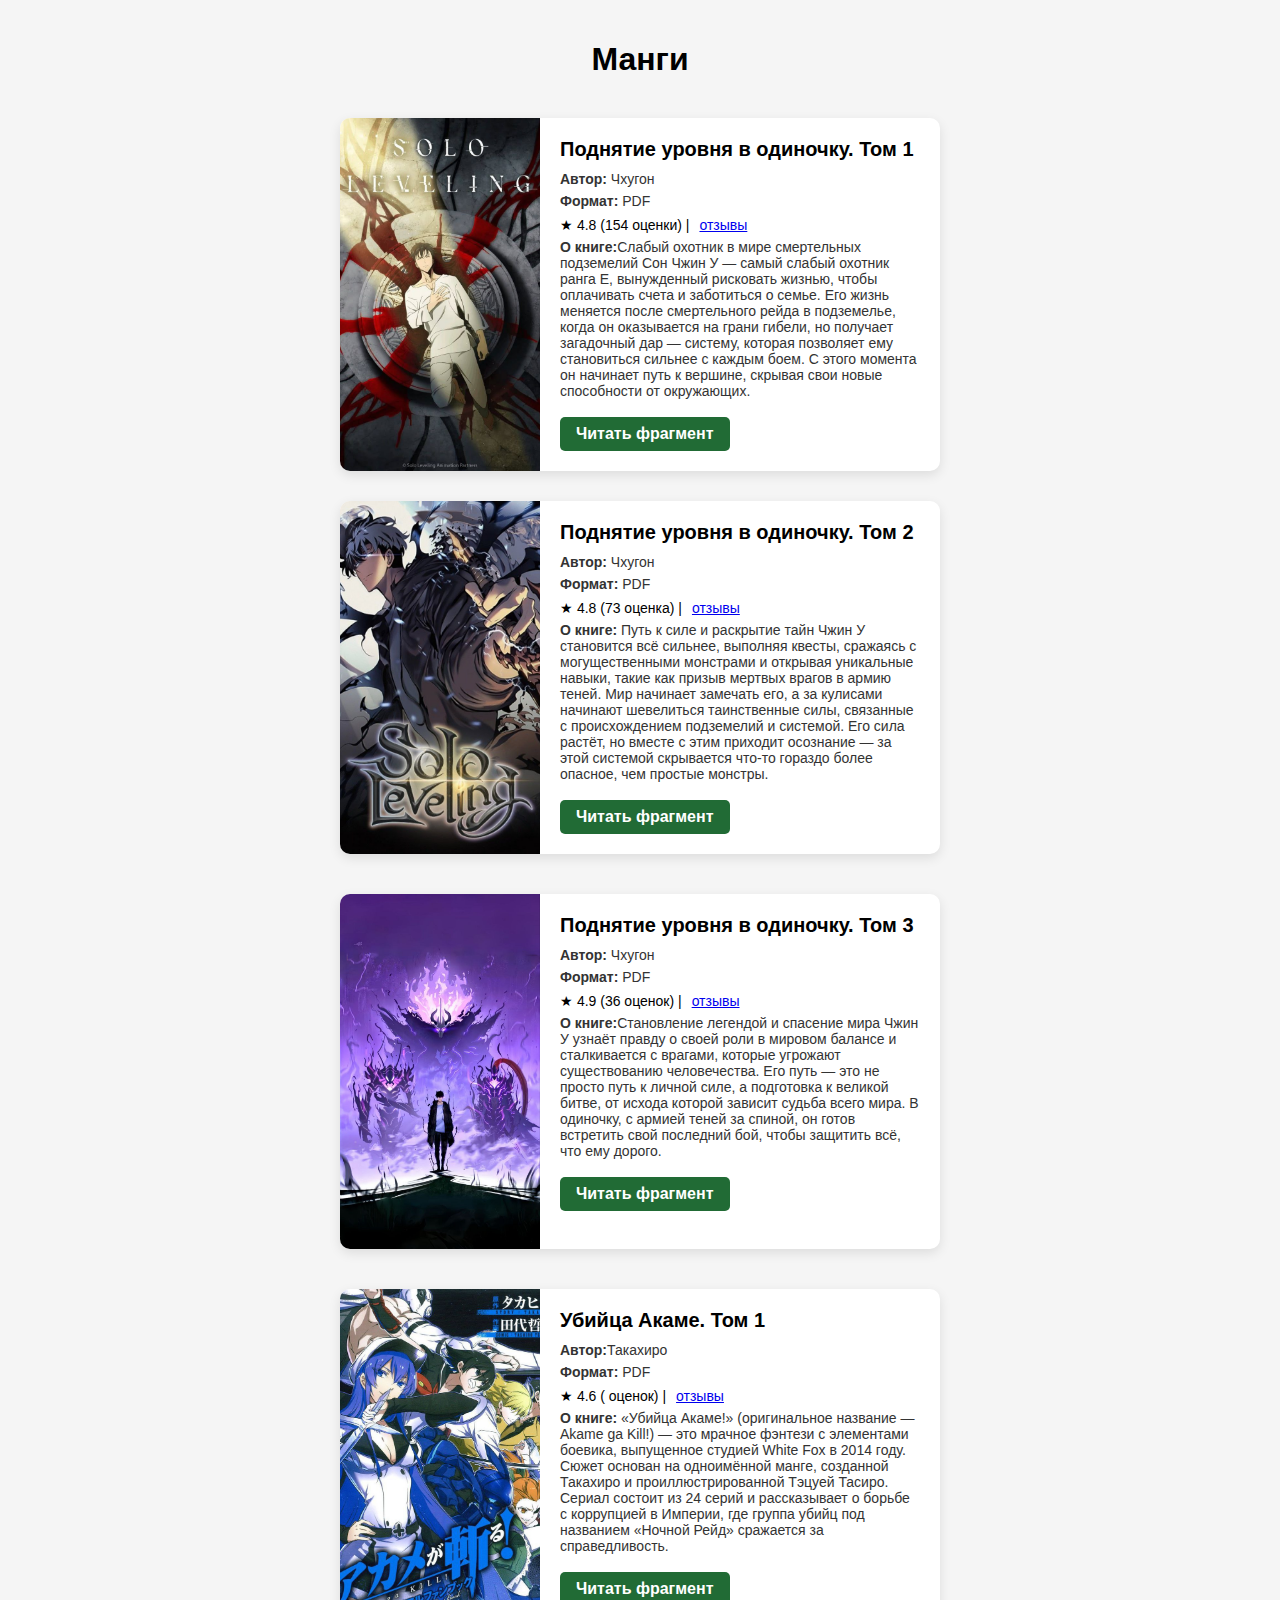
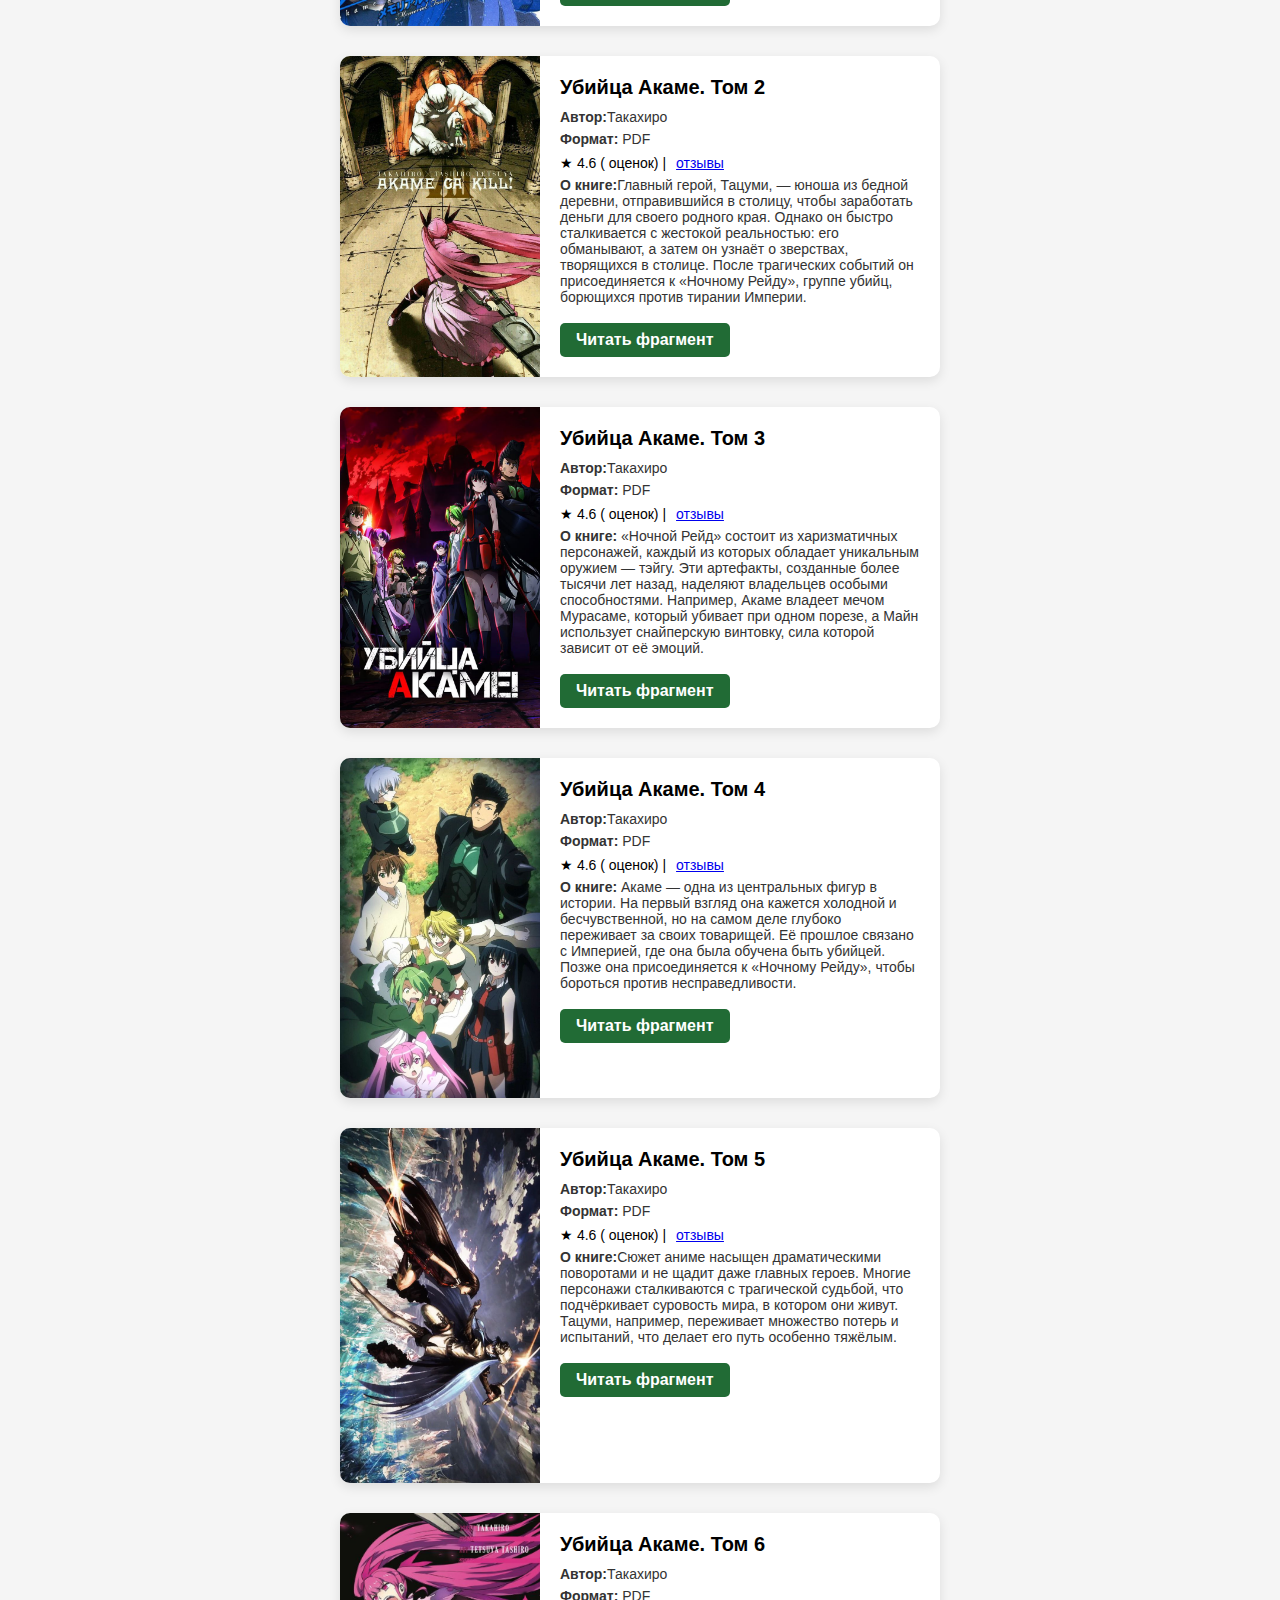
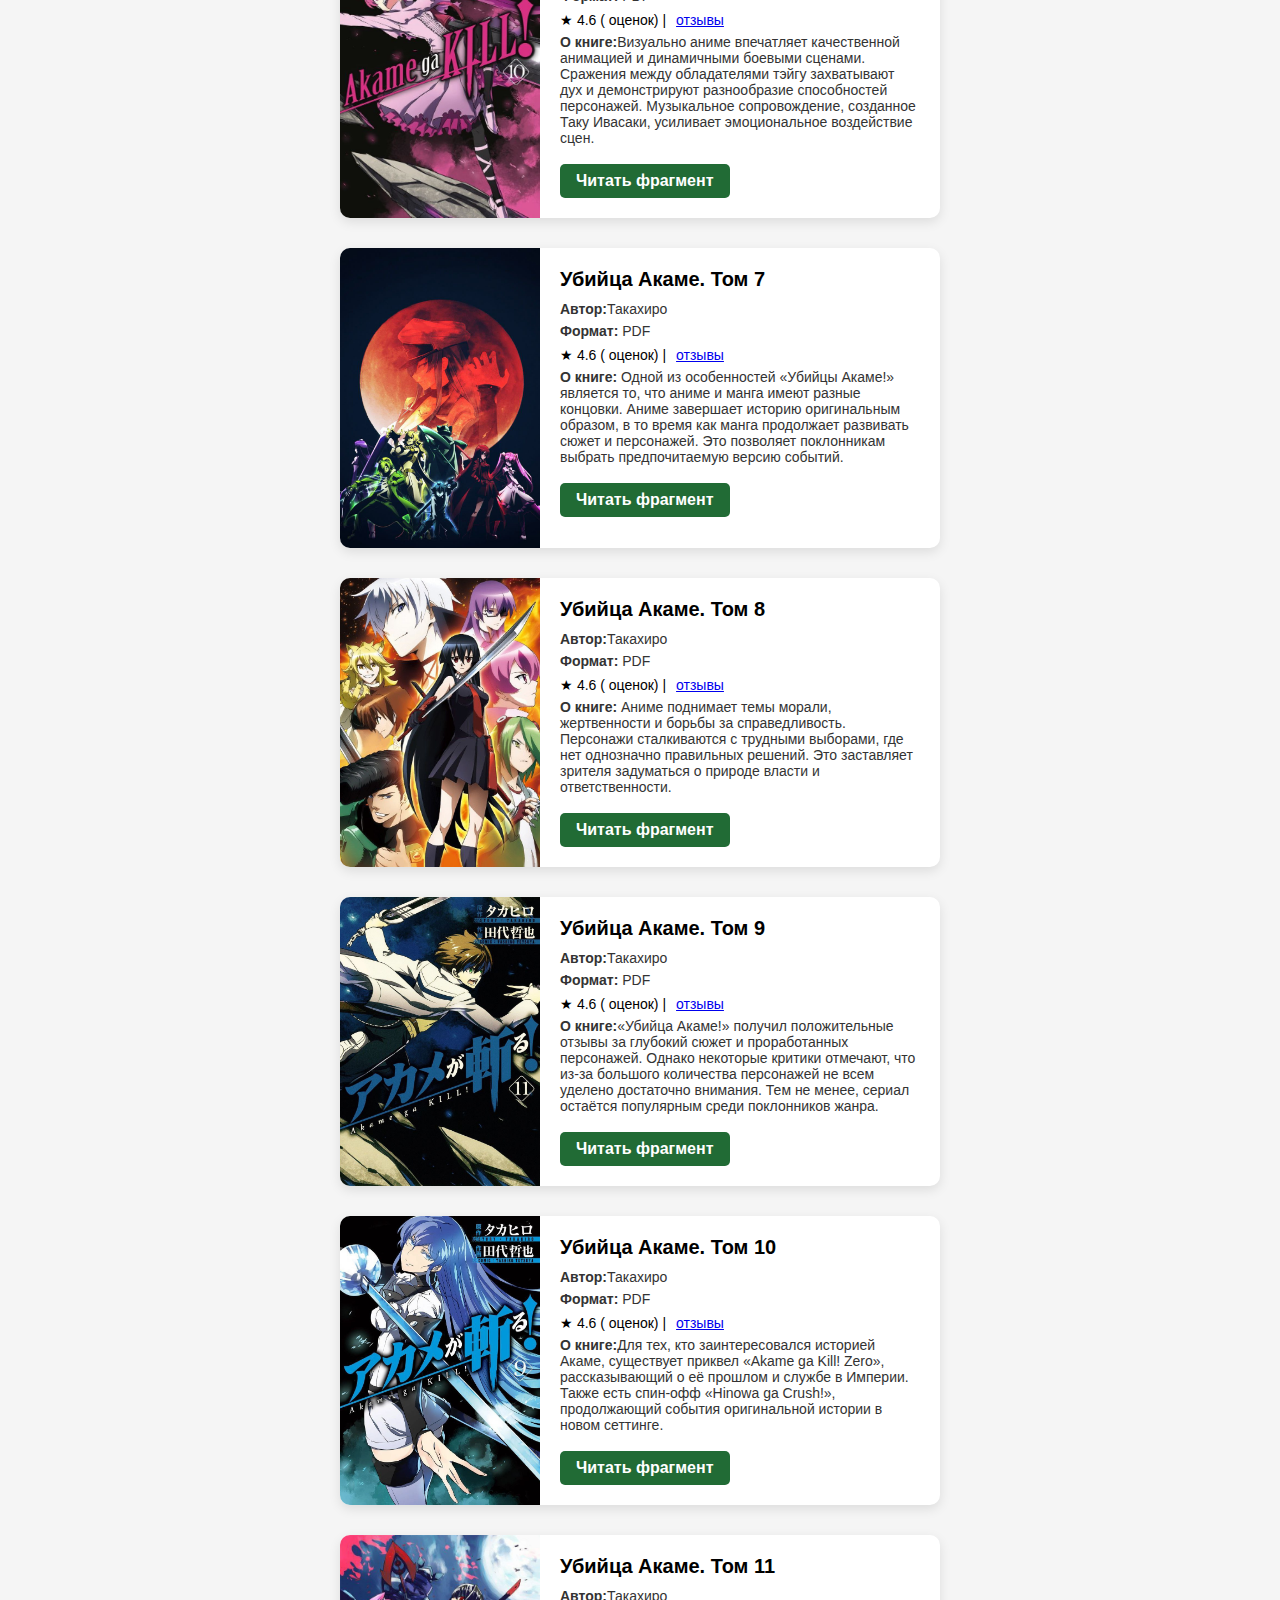
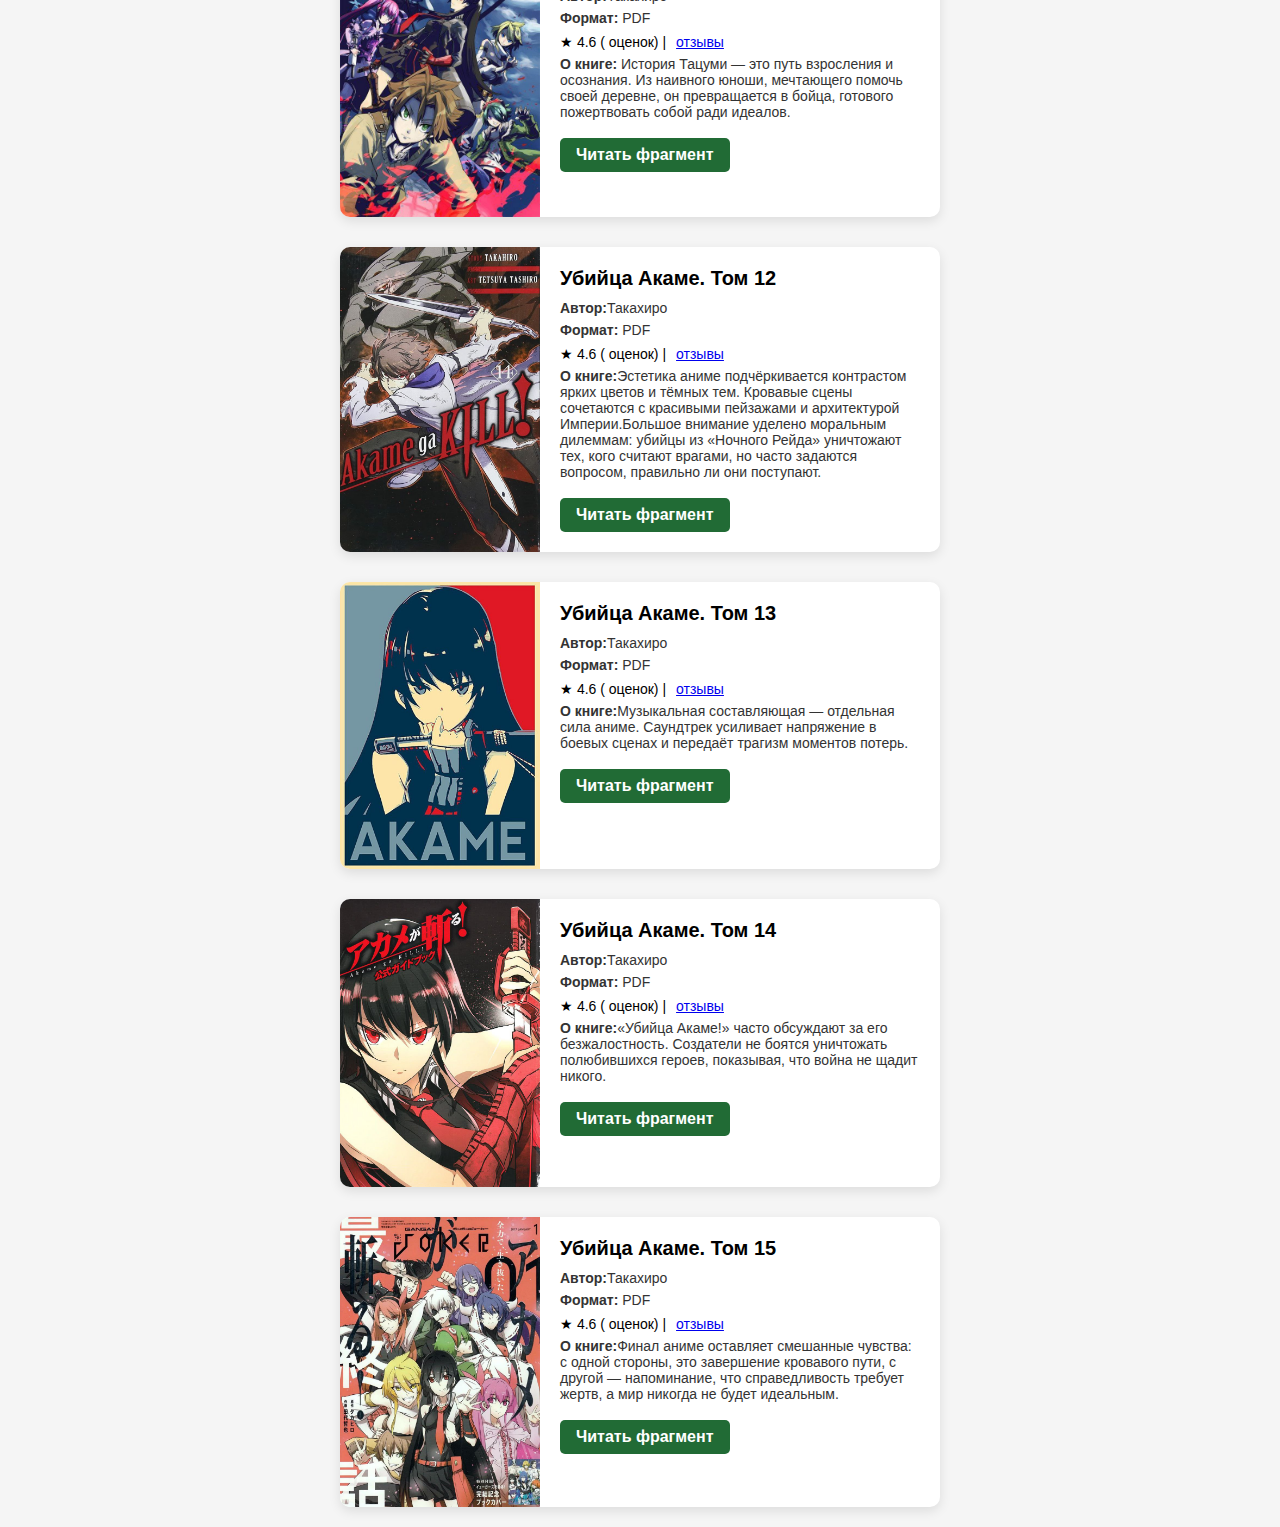
<file: манги.html>
<!DOCTYPE html>
<html lang="ru">
<head>
  <meta charset="UTF-8" />
  <meta name="viewport" content="width=device-width, initial-scale=1.0"/>
  <title>Манги</title>
  <style>
    body {
      margin: 0;
      padding: 20px;
      font-family: sans-serif;
      background: #f5f5f5;
    }

    .book-list {
      display: flex;
      flex-direction: column;
      align-items: center;
      gap: 40px;
    }

    .book-row {
      display: flex;
      gap: 30px;
      flex-wrap: wrap;
      justify-content: center;
      max-width: 1200px;
    }

    .book-card {
      display: flex;
      flex-direction: row;
      background: White;
      border-radius: 10px;
      box-shadow: 0 4px 12px rgba(0,0,0,0.1);
      overflow: hidden;
      width: 600px;
    }

    .book-card img {
      width: 200px;
      object-fit: cover;
    }

    .book-content {
      padding: 20px;
      flex: 1;
    }

    .book-content h2 {
      margin: 0 0 10px;
      font-size: 20px;
    }

    .book-content p {
      margin: 6px 0;
      font-size: 14px;
      color: #333;
    }

    .rating {
      display: flex;
      align-items: center;
      gap: 10px;
      margin-top: 8px;
      font-size: 14px;
    }

    .btn {
      margin-top: 12px;
      padding: 8px 16px;
      background: #216b35;
      color: white;
      border: none;
      border-radius: 5px;
      text-decoration: none;
      display: inline-block;
      font-weight: bold;
    }
  </style>
</head>
<body>

  <h1 style="text-align:center; margin-bottom:40px;">Манги</h1>

  <div class="book-list">
    <div class="book-row">

      <div class="book-card">
        <img src="поднятие уровня 3.jpg" alt="Том 1">
        <div class="book-content">
          <h2>Поднятие уровня в одиночку. Том 1</h2>
          <p><strong>Автор:</strong> Чхугон</p>
          <p><strong>Формат:</strong> PDF</p>
          <div class="rating">★ 4.8 (154 оценки) | <a href="https://www.litres.ru/book/chhugon/podnyatie-urovnya-v-odinochku-solo-leveling-tom-1-69959473/otzivi/">отзывы</a></div>
          <p><strong>О книге:</strong>Слабый охотник в мире смертельных подземелий
Сон Чжин У — самый слабый охотник ранга E, вынужденный рисковать жизнью, чтобы оплачивать счета и заботиться о семье. Его жизнь меняется после смертельного рейда в подземелье, когда он оказывается на грани гибели, но получает загадочный дар — систему, которая позволяет ему становиться сильнее с каждым боем. С этого момента он начинает путь к вершине, скрывая свои новые способности от окружающих.
</p>
          <a href="https://mangalib.org/ru/manga/168691--na-honjamaen-lebel-eob-lageunalokeu?section=chapters" class="btn">Читать фрагмент</a>
        </div>
      </div>

      <div class="book-card">
        <img src="поднятие уровня 2.jpg" alt="Том 2">
        <div class="book-content">
          <h2>Поднятие уровня в одиночку. Том 2</h2>
          <p><strong>Автор:</strong> Чхугон</p>
          <p><strong>Формат:</strong> PDF</p>
          <div class="rating">★ 4.8 (73 оценка) | <a href="https://www.litres.ru/book/chhugon/podnyatie-urovnya-v-odinochku-solo-leveling-kniga-2-69566995/otzivi/"> отзывы</a></div>
          <p><strong>О книге:</strong> Путь к силе и раскрытие тайн
Чжин У становится всё сильнее, выполняя квесты, сражаясь с могущественными монстрами и открывая уникальные навыки, такие как призыв мертвых врагов в армию теней. Мир начинает замечать его, а за кулисами начинают шевелиться таинственные силы, связанные с происхождением подземелий и системой. Его сила растёт, но вместе с этим приходит осознание — за этой системой скрывается что-то гораздо более опасное, чем простые монстры.</p>
          <a href="https://mangalib.org/ru/7580--i-alone-level-up/read/v2/c111?bid=6639" class="btn">Читать фрагмент</a>
        </div>
      </div>

    </div>

    <div class="book-row">

      <div class="book-card">
        <img src="поднятие уровня 4.jpg" alt="Том 3">
        <div class="book-content">
          <h2>Поднятие уровня в одиночку. Том 3</h2>
          <p><strong>Автор:</strong> Чхугон</p>
          <p><strong>Формат:</strong> PDF</p>
          <div class="rating">★ 4.9 (36 оценок) | <a href="https://www.litres.ru/book/chhugon/podnyatie-urovnya-v-odinochku-solo-leveling-tom-3-71033257/"> отзывы</a></div>
          <p><strong>О книге:</strong>Становление легендой и спасение мира
Чжин У узнаёт правду о своей роли в мировом балансе и сталкивается с врагами, которые угрожают существованию человечества. Его путь — это не просто путь к личной силе, а подготовка к великой битве, от исхода которой зависит судьба всего мира. В одиночку, с армией теней за спиной, он готов встретить свой последний бой, чтобы защитить всё, что ему дорого.</p>
          <a href="https://mangalib.org/ru/7580--i-alone-level-up/read/v3/c180?bid=6639" class="btn">Читать фрагмент</a>
        </div>
      </div>
    </div>

    <div class="book-row">

<div class="book-card">
        <img src="акаме1.jpg" alt="Том 1">
        <div class="book-content">
          <h2>Убийца Акаме. Том 1</h2>
          <p><strong>Автор:</strong>Такахиро </p>
          <p><strong>Формат:</strong> PDF</p>
          <div class="rating">★ 4.6 ( оценок) | <a href="https://shikimori.one/mangas/z25132-akame-ga-kill/reviews">отзывы</a></div>
          <p><strong>О книге:</strong> «Убийца Акаме!» (оригинальное название — Akame ga Kill!) — это мрачное фэнтези с элементами боевика, выпущенное студией White Fox в 2014 году.  Сюжет основан на одноимённой манге, созданной Такахиро и проиллюстрированной Тэцуей Тасиро.  Сериал состоит из 24 серий и рассказывает о борьбе с коррупцией в Империи, где группа убийц под названием «Ночной Рейд» сражается за справедливость. </p>
          <a href="https://com-x.life/reader/10417/196131" class="btn">Читать фрагмент</a>
        </div>
      </div>
	  <div class="book-card">
        <img src="акаме2.jpg" alt="Том 2">
        <div class="book-content">
          <h2>Убийца Акаме. Том 2</h2>
          <p><strong>Автор:</strong>Такахиро </p>
          <p><strong>Формат:</strong> PDF</p>
          <div class="rating">★ 4.6 ( оценок) | <a href="https://shikimori.one/mangas/z25132-akame-ga-kill/reviews">отзывы</a></div>
          <p><strong>О книге:</strong>Главный герой, Тацуми, — юноша из бедной деревни, отправившийся в столицу, чтобы заработать деньги для своего родного края.  Однако он быстро сталкивается с жестокой реальностью: его обманывают, а затем он узнаёт о зверствах, творящихся в столице.  После трагических событий он присоединяется к «Ночному Рейду», группе убийц, борющихся против тирании Империи.  </p>
          <a href="https://com-x.life/reader/10417/196135" class="btn">Читать фрагмент</a>
        </div>
      </div>
	  <div class="book-card">
        <img src="акаме3.jpg" alt="Том 3">
        <div class="book-content">
          <h2>Убийца Акаме. Том 3</h2>
          <p><strong>Автор:</strong>Такахиро </p>
          <p><strong>Формат:</strong> PDF</p>
          <div class="rating">★ 4.6 ( оценок) | <a href="https://shikimori.one/mangas/z25132-akame-ga-kill/reviews">отзывы</a></div>
          <p><strong>О книге:</strong> «Ночной Рейд» состоит из харизматичных персонажей, каждый из которых обладает уникальным оружием — тэйгу.  Эти артефакты, созданные более тысячи лет назад, наделяют владельцев особыми способностями.  Например, Акаме владеет мечом Мурасаме, который убивает при одном порезе, а Майн использует снайперскую винтовку, сила которой зависит от её эмоций. 
</p>
          <a href="https://com-x.life/reader/10417/196141" class="btn">Читать фрагмент</a>
        </div>
      </div>
	  <div class="book-card">
        <img src="акаме4.jpg" alt="Том 4">
        <div class="book-content">
          <h2>Убийца Акаме. Том 4</h2>
          <p><strong>Автор:</strong>Такахиро </p>
          <p><strong>Формат:</strong> PDF</p>
          <div class="rating">★ 4.6 ( оценок) | <a href="https://shikimori.one/mangas/z25132-akame-ga-kill/reviews">отзывы</a></div>
          <p><strong>О книге:</strong>
Акаме — одна из центральных фигур в истории.  На первый взгляд она кажется холодной и бесчувственной, но на самом деле глубоко переживает за своих товарищей.  Её прошлое связано с Империей, где она была обучена быть убийцей.  Позже она присоединяется к «Ночному Рейду», чтобы бороться против несправедливости. 
 </p>
          <a href="https://com-x.life/reader/10417/196147" class="btn">Читать фрагмент</a>
        </div>
      </div><div class="book-card">
        <img src="акаме5.jpg" alt="Том 5">
        <div class="book-content">
          <h2>Убийца Акаме. Том 5</h2>
          <p><strong>Автор:</strong>Такахиро </p>
          <p><strong>Формат:</strong> PDF</p>
          <div class="rating">★ 4.6 ( оценок) | <a href="https://shikimori.one/mangas/z25132-akame-ga-kill/reviews">отзывы</a></div>
          <p><strong>О книге:</strong>Сюжет аниме насыщен драматическими поворотами и не щадит даже главных героев.  Многие персонажи сталкиваются с трагической судьбой, что подчёркивает суровость мира, в котором они живут.  Тацуми, например, переживает множество потерь и испытаний, что делает его путь особенно тяжёлым.  </p>
          <a href="https://com-x.life/reader/10417/196153" class="btn">Читать фрагмент</a>
        </div>
      </div>
	  <div class="book-card">
        <img src="акаме6.jpg" alt="Том 6">
        <div class="book-content">
          <h2>Убийца Акаме. Том 6</h2>
          <p><strong>Автор:</strong>Такахиро </p>
          <p><strong>Формат:</strong> PDF</p>
          <div class="rating">★ 4.6 ( оценок) | <a href="https://shikimori.one/mangas/z25132-akame-ga-kill/reviews">отзывы</a></div>
          <p><strong>О книге:</strong>Визуально аниме впечатляет качественной анимацией и динамичными боевыми сценами.  Сражения между обладателями тэйгу захватывают дух и демонстрируют разнообразие способностей персонажей.  Музыкальное сопровождение, созданное Таку Ивасаки, усиливает эмоциональное воздействие сцен.  </p>
          <a href="https://com-x.life/reader/10417/196158" class="btn">Читать фрагмент</a>
        </div>
      </div>
	  <div class="book-card">
        <img src="акаме7.jpg" alt="Том 7">
        <div class="book-content">
          <h2>Убийца Акаме. Том 7</h2>
          <p><strong>Автор:</strong>Такахиро </p>
          <p><strong>Формат:</strong> PDF</p>
          <div class="rating">★ 4.6 ( оценок) | <a href="https://shikimori.one/mangas/z25132-akame-ga-kill/reviews">отзывы</a></div>
          <p><strong>О книге:</strong> Одной из особенностей «Убийцы Акаме!» является то, что аниме и манга имеют разные концовки.  Аниме завершает историю оригинальным образом, в то время как манга продолжает развивать сюжет и персонажей.  Это позволяет поклонникам выбрать предпочитаемую версию событий. </p>
          <a href="https://com-x.life/reader/10417/196164" class="btn">Читать фрагмент</a>
        </div>
      </div>
	  <div class="book-card">
        <img src="акаме8.jpg" alt="Том 8">
        <div class="book-content">
          <h2>Убийца Акаме. Том 8</h2>
          <p><strong>Автор:</strong>Такахиро </p>
          <p><strong>Формат:</strong> PDF</p>
          <div class="rating">★ 4.6 ( оценок) | <a href="https://shikimori.one/mangas/z25132-akame-ga-kill/reviews">отзывы</a></div>
          <p><strong>О книге:</strong> Аниме поднимает темы морали, жертвенности и борьбы за справедливость.  Персонажи сталкиваются с трудными выборами, где нет однозначно правильных решений.  Это заставляет зрителя задуматься о природе власти и ответственности. </p>
          <a href="https://com-x.life/reader/10417/196169" class="btn">Читать фрагмент</a>
        </div>
      </div>
	  <div class="book-card">
        <img src="акаме9.jpg" alt="Том 9">
        <div class="book-content">
          <h2>Убийца Акаме. Том 9</h2>
          <p><strong>Автор:</strong>Такахиро </p>
          <p><strong>Формат:</strong> PDF</p>
          <div class="rating">★ 4.6 ( оценок) | <a href="https://shikimori.one/mangas/z25132-akame-ga-kill/reviews">отзывы</a></div>
          <p><strong>О книге:</strong>«Убийца Акаме!» получил положительные отзывы за глубокий сюжет и проработанных персонажей.  Однако некоторые критики отмечают, что из-за большого количества персонажей не всем уделено достаточно внимания.  Тем не менее, сериал остаётся популярным среди поклонников жанра.  </p>
          <a href="https://com-x.life/reader/10417/196174" class="btn">Читать фрагмент</a>
        </div>
      </div>
	  <div class="book-card">
        <img src="акаме10.jpg" alt="Том 10">
        <div class="book-content">
          <h2>Убийца Акаме. Том 10</h2>
          <p><strong>Автор:</strong>Такахиро </p>
          <p><strong>Формат:</strong> PDF</p>
          <div class="rating">★ 4.6 ( оценок) | <a href="https://shikimori.one/mangas/z25132-akame-ga-kill/reviews">отзывы</a></div>
          <p><strong>О книге:</strong>Для тех, кто заинтересовался историей Акаме, существует приквел «Akame ga Kill! Zero», рассказывающий о её прошлом и службе в Империи.  Также есть спин-офф «Hinowa ga Crush!», продолжающий события оригинальной истории в новом сеттинге.  </p>
          <a href="https://com-x.life/reader/10417/196180" class="btn">Читать фрагмент</a>
        </div>
      </div>
	  <div class="book-card">
        <img src="акаме11.jpg" alt="Том 11">
        <div class="book-content">
          <h2>Убийца Акаме. Том 11</h2>
          <p><strong>Автор:</strong>Такахиро </p>
          <p><strong>Формат:</strong> PDF</p>
          <div class="rating">★ 4.6 ( оценок) | <a href="https://shikimori.one/mangas/z25132-akame-ga-kill/reviews">отзывы</a></div>
          <p><strong>О книге:</strong> История Тацуми — это путь взросления и осознания. Из наивного юноши, мечтающего помочь своей деревне, он превращается в бойца, готового пожертвовать собой ради идеалов.</p>
          <a href="https://com-x.life/reader/10417/196185" class="btn">Читать фрагмент</a>
        </div>
      </div>
	  <div class="book-card">
        <img src="акаме16.jpg" alt="Том 12">
        <div class="book-content">
          <h2>Убийца Акаме. Том 12</h2>
          <p><strong>Автор:</strong>Такахиро </p>
          <p><strong>Формат:</strong> PDF</p>
          <div class="rating">★ 4.6 ( оценок) | <a href="https://shikimori.one/mangas/z25132-akame-ga-kill/reviews">отзывы</a></div>
          <p><strong>О книге:</strong>Эстетика аниме подчёркивается контрастом ярких цветов и тёмных тем. Кровавые сцены сочетаются с красивыми пейзажами и архитектурой Империи.Большое внимание уделено моральным дилеммам: убийцы из «Ночного Рейда» уничтожают тех, кого считают врагами, но часто задаются вопросом, правильно ли они поступают. </p>
          <a href="https://com-x.life/reader/10417/196190" class="btn">Читать фрагмент</a>
        </div>
      </div>
	  <div class="book-card">
        <img src="акаме13.jpg" alt="Том 13">
        <div class="book-content">
          <h2>Убийца Акаме. Том 13</h2>
          <p><strong>Автор:</strong>Такахиро </p>
          <p><strong>Формат:</strong> PDF</p>
          <div class="rating">★ 4.6 ( оценок) | <a href="https://shikimori.one/mangas/z25132-akame-ga-kill/reviews">отзывы</a></div>
          <p><strong>О книге:</strong>Музыкальная составляющая — отдельная сила аниме. Саундтрек усиливает напряжение в боевых сценах и передаёт трагизм моментов потерь. </p>
          <a href="https://com-x.life/reader/10417/196196" class="btn">Читать фрагмент</a>
        </div>
      </div>
	  <div class="book-card">
        <img src="акаме17.jpg" alt="Том 14">
        <div class="book-content">
          <h2>Убийца Акаме. Том 14 </h2>
          <p><strong>Автор:</strong>Такахиро </p>
          <p><strong>Формат:</strong> PDF</p>
          <div class="rating">★ 4.6 ( оценок) | <a href="https://shikimori.one/mangas/z25132-akame-ga-kill/reviews">отзывы</a></div>
          <p><strong>О книге:</strong>«Убийца Акаме!» часто обсуждают за его безжалостность. Создатели не боятся уничтожать полюбившихся героев, показывая, что война не щадит никого.</p>
          <a href="https://com-x.life/reader/10417/196205" class="btn">Читать фрагмент</a>
        </div>
      </div>
	  <div class="book-card">
        <img src="акаме15.jpg" alt="Том 15">
        <div class="book-content">
          <h2>Убийца Акаме. Том 15</h2>
          <p><strong>Автор:</strong>Такахиро </p>
          <p><strong>Формат:</strong> PDF</p>
          <div class="rating">★ 4.6 ( оценок) | <a href="https://shikimori.one/mangas/z25132-akame-ga-kill/reviews">отзывы</a></div>
          <p><strong>О книге:</strong>Финал аниме оставляет смешанные чувства: с одной стороны, это завершение кровавого пути, с другой — напоминание, что справедливость требует жертв, а мир никогда не будет идеальным. </p>
          <a href="https://com-x.life/reader/10417/196210" class="btn">Читать фрагмент</a>
        </div>
      </div>
	  
    </div>
  </div>

</body>
</html>
</file>
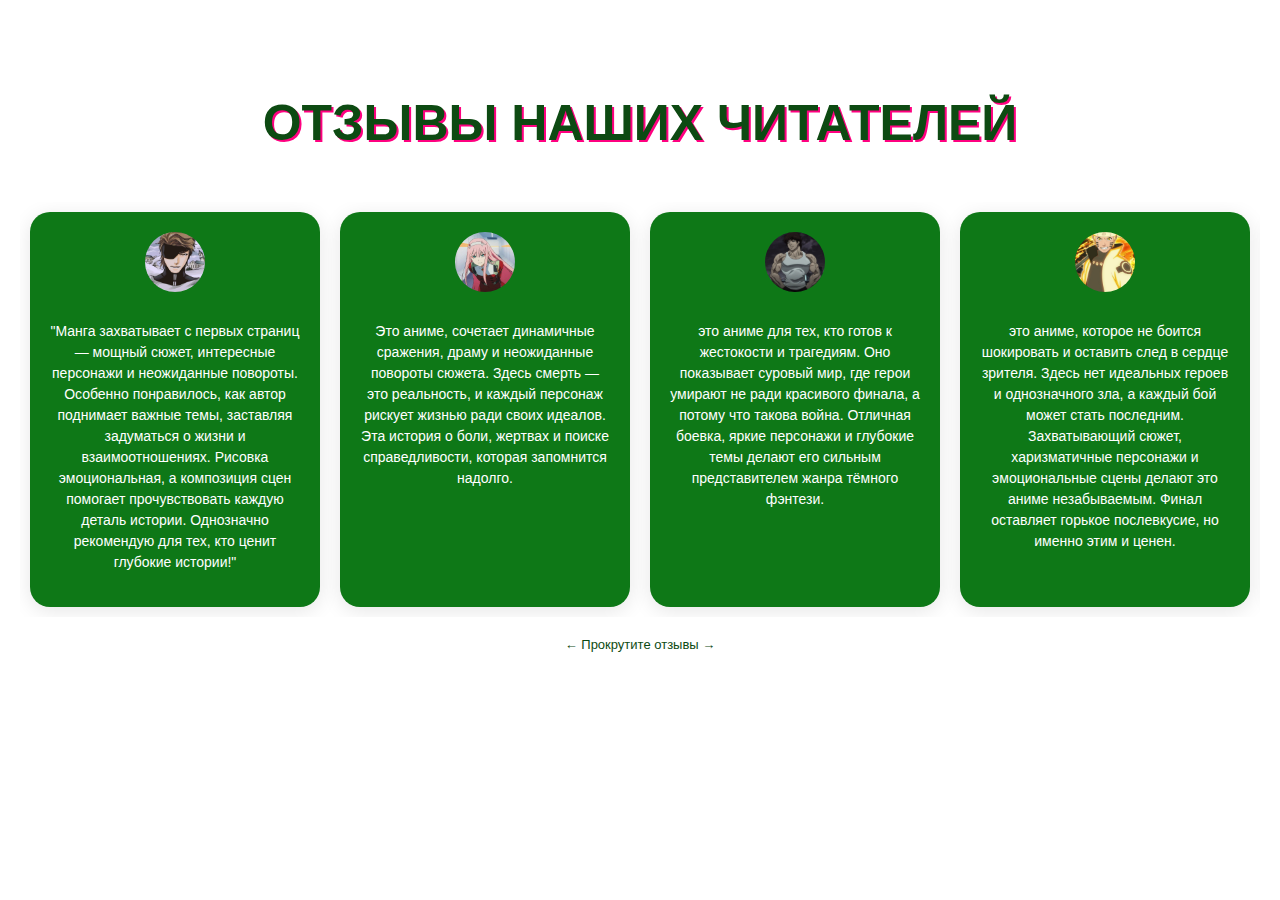
<file: отзывы.html>
<!DOCTYPE html>
<html lang="en">
<head>
  <meta charset="UTF-8" />
  <meta name="viewport" content="width=device-width, initial-scale=1.0"/>
  <title>Testimonials</title>
  <style>
    body {
      margin: 0;
      font-family: Arial, sans-serif;
      background:white;
      color: #333;
    }

    .section {
      padding: 60px 20px;
      text-align: center;
    }

    .section h1 {
      font-size: 50px;
      color: #0d4a12;
      text-transform: uppercase;
      font-weight: 900;
      text-shadow: 2px 2px #ff0080;
    }

    .testimonials {
      margin-top: 50px;
      display: flex;
      gap: 20px;
      overflow-x: auto;
      padding: 10px;
      scroll-behavior: smooth;
    }

    .testimonial-card {
      background: #0e7817;
      border-radius: 20px;
      padding: 20px;
      min-width: 250px;
      box-shadow: 0 4px 20px rgba(0,0,0,0.1);
      display: flex;
      flex-direction: column;
      align-items: center;
      flex-shrink: 15;
    }

    .testimonial-card img {
      width: 60px;
      height: 60px;
      border-radius: 50%;
      object-fit: cover;
      margin-bottom: 15px;
    }

    .testimonial-card p {
      font-size: 14px;
      line-height: 1.5;
      color:white;
    }

    .scroll-hint {
      margin-top: 20px;
      font-size: 13px;
      color: #0d4a12;
    }

    @media (max-width: 600px) {
      .section h1 {
        font-size: 30px;
      }
    }
  </style>
</head>
<body>

  <div class="section">
    <h1>ОТЗЫВЫ НАШИХ ЧИТАТЕЛЕЙ</h1>

    <div class="testimonials">
      <div class="testimonial-card">
        <img src="айзен.jpg" alt="Client 1">
        <p>"Манга захватывает с первых страниц — мощный сюжет, интересные персонажи и неожиданные повороты. Особенно понравилось, как автор поднимает важные темы, заставляя задуматься о жизни и взаимоотношениях. Рисовка эмоциональная, а композиция сцен помогает прочувствовать каждую деталь истории. Однозначно рекомендую для тех, кто ценит глубокие истории!"</p>
      </div>
      <div class="testimonial-card">
        <img src="0002.jpg" alt="Client 2">
        <p> Это аниме, сочетает динамичные сражения, драму и неожиданные повороты сюжета. Здесь смерть — это реальность, и каждый персонаж рискует жизнью ради своих идеалов. Эта история о боли, жертвах и поиске справедливости, которая запомнится надолго.</p>
      </div>
      <div class="testimonial-card">
        <img src="баки.jpg" alt="Client 3">
        <p> это аниме для тех, кто готов к жестокости и трагедиям. Оно показывает суровый мир, где герои умирают не ради красивого финала, а потому что такова война. Отличная боевка, яркие персонажи и глубокие темы делают его сильным представителем жанра тёмного фэнтези.
</p>
      </div>
      <div class="testimonial-card">
        <img src="наруто10.jpg" alt="Client 4">
        <p> это аниме, которое не боится шокировать и оставить след в сердце зрителя. Здесь нет идеальных героев и однозначного зла, а каждый бой может стать последним. Захватывающий сюжет, харизматичные персонажи и эмоциональные сцены делают это аниме незабываемым. Финал оставляет горькое послевкусие, но именно этим и ценен.

</p>
      </div>
      <div class="testimonial-card">
        <img src="лелуш10.jpg" alt="Client 4">
        <p>
"Это аниме поразило меня своей динамикой и сюжетом. Каждый эпизод держит в напряжении, а развитие персонажей не оставляет равнодушным. Особенно впечатляют сцены сражений и мрачная атмосфера, которая делает историю еще более захватывающей."

</p>
      </div>
      <div class="testimonial-card">
        <img src="лайт10.jpg" alt="Client 4">
        <p>"Отличный мир с интересной концепцией способностей! Главный герой вызывает сочувствие и уважение за свою настойчивость. Аниме поднимает важные темы дружбы, упорства и самоотдачи. Хоть иногда сюжет предсказуем, но всё равно смотреть интересно."</p>
     
	 </div>
      <div class="testimonial-card">
        <img src="рудеус10.jpg" alt="Client 4">
        <p>
"Сначала я не ожидал, что меня так затянет. Удивительная вселенная, харизматичные персонажи, юмор и драма в идеальном балансе. Каждая арка по-своему уникальна, а моменты дружбы и командной работы – настоящие мурашки. Для меня – одно из лучших аниме!"</p>

	 </div>
      <div class="testimonial-card">
        <img src="блич10.jpg" alt="Client 4">
        <p>
"Это аниме стало для меня настоящей школой дружбы, веры в себя и настойчивости. История Наруто вдохновляет не сдаваться и идти к своей мечте, несмотря ни на что. Да, бывают филлеры, но общее впечатление отличное – это культовое аниме!"</p>
		
      </div>
      <div class="testimonial-card">
        <img src="наруто10.jpg" alt="Client 4">
        <p>
"Аниме цепляет своей мрачной атмосферой и драмой. Главный герой Канэки – интересный персонаж, за чьей трансформацией следишь с интересом. Особенно впечатлили саундтреки и визуальный стиль. Правда, в некоторых моментах сюжет кажется скомканным, но в целом – очень атмосферно."</p>

	 </div>
      <div class="testimonial-card">
        <img src="луффи10.jpg" alt="Client 4">
        <p>
"Очень трогательная история, полная боли, потерь и надежды. Классный саундтрек, стильная анимация и глубокий сюжет. Особенно впечатлила тема человечности и поиска себя. Рекомендую тем, кто ищет что-то атмосферное и не шаблонное."</p>

      </div>
    </div>
    <div class="scroll-hint">← Прокрутите отзывы →</div>
  </div>
 
  <div class="pagination">
    <span class="dot active" onclick="showSlide(0)"></span>
    <span class="dot" onclick="showSlide(1)"></span>
    <span class="dot" onclick="showSlide(2)"></span>
	<span class="dot" onclick="showSlide(3)"></span>
	<span class="dot" onclick="showSlide(4)"></span>
	<span class="dot" onclick="showSlide(5)"></span>
	<span class="dot" onclick="showSlide(6)"></span>
	<span class="dot" onclick="showSlide(7)"></span>
	<span class="dot" onclick="showSlide(8)"></span>
	<span class="dot" onclick="showSlide(9)"></span>
	<span class="dot" onclick="showSlide(10)"></span>
	<span class="dot" onclick="showSlide(10)"></span>
  </div>
</div>

<script>
  function showSlide(index) {
    const contents = document.querySelectorAll('.testimonial-content');
    const dots = document.querySelectorAll('.dot');
    contents.forEach((el, i) => {
      el.classList.toggle('active', i === index);
    });
    dots.forEach((dot, i) => {
      dot.classList.toggle('active', i === index);
    });
  }
</script>

</body>
</html>
</file>
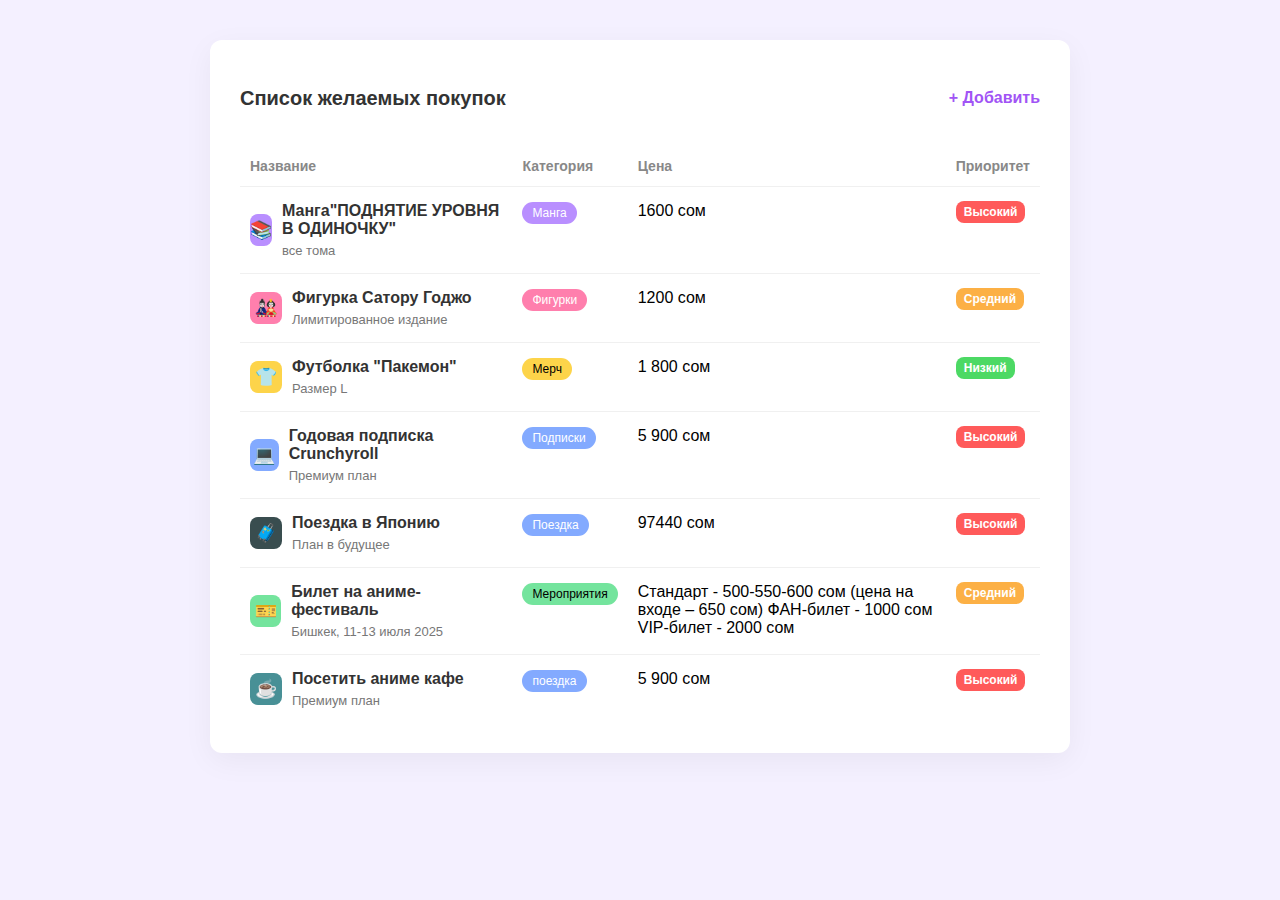
<file: покупки.html>
<!DOCTYPE html>
<html lang="ru">
<head>
  <meta charset="UTF-8">
  <title>Список желаемых покупок</title>
  <style>
    body {
      margin: 0;
      padding: 40px;
      font-family: Arial, sans-serif;
      background: #f4f0ff;
    }

    .wishlist-box {
      background: #fff;
      border-radius: 12px;
      box-shadow: 0 8px 30px rgba(0,0,0,0.05);
      padding: 30px;
      max-width: 800px;
      margin: auto;
    }

    .wishlist-header {
      display: flex;
      justify-content: space-between;
      align-items: center;
      margin-bottom: 20px;
    }

    .wishlist-header h2 {
      font-size: 20px;
      color: #333;
    }

    .wishlist-header a {
      color: #a154f5;
      text-decoration: none;
      font-weight: bold;
    }

    table {
      width: 100%;
      border-collapse: collapse;
    }

    th {
      text-align: left;
      font-size: 14px;
      color: #888;
      padding: 12px 10px;
    }

    td {
      padding: 15px 10px;
      border-top: 1px solid #f0f0f0;
      vertical-align: top;
    }

    .item-title {
      font-weight: bold;
      margin-bottom: 5px;
      color: #333;
    }

    .item-sub {
      font-size: 13px;
      color: #777;
    }

    .icon {
      display: inline-block;
      width: 32px;
      height: 32px;
      border-radius: 8px;
      text-align: center;
      line-height: 32px;
      font-size: 18px;
      color: #fff;
      margin-right: 10px;
    }

    .cat {
      display: inline-block;
      padding: 4px 10px;
      font-size: 12px;
      border-radius: 12px;
      color: #fff;
    }

    .Манга     { background: #b98fff; }
    .Фигурки   { background: #ff7fad; }
    .Мерч      { background: #fdd44a; color: #000; }
    .Подписки  { background: #83aaff; }
    .Мероприятия { background: #74e49d; color: #000; }

    .priority {
      padding: 4px 8px;
      font-size: 12px;
      border-radius: 8px;
      color: #fff;
      font-weight: bold;
    }

    .Высокий { background: #ff5a5a; }
    .Средний { background: #fcb045; }
    .Низкий  { background: #4cd964; }
  </style>
</head>
<body>

<div class="wishlist-box">
  <div class="wishlist-header">
    <h2>Список желаемых покупок</h2>
    <a href="#">+ Добавить</a>
  </div>
<table>
    <thead>
      <tr>
        <th>Название</th>
        <th>Категория</th>
        <th>Цена</th>
        <th>Приоритет</th>
      </tr>
    </thead>
    <tbody>
      <tr>
        <td>
          <div style="display:flex; align-items:center;">
            <div class="icon" style="background:#b98fff;">📚</div>
            <div>
              <div class="item-title">Манга"ПОДНЯТИЕ УРОВНЯ В ОДИНОЧКУ"</div>
              <div class="item-sub">все тома</div>
            </div>
          </div>
        </td>
        <td><span class="cat Манга">Манга</span></td>
        <td>1600 сом</td>
        <td><span class="priority Высокий">Высокий</span></td>
      </tr>

      <tr>
        <td>
          <div style="display:flex; align-items:center;">
            <div class="icon" style="background:#ff7fad;">🎎</div>
            <div>
              <div class="item-title">Фигурка Сатору Годжо</div>
              <div class="item-sub">Лимитированное издание</div>
            </div>
          </div>
        </td>
        <td><span class="cat Фигурки">Фигурки</span></td>
        <td>1200 сом</td>
        <td><span class="priority Средний">Средний</span></td>
      </tr>

      <tr>
        <td>
          <div style="display:flex; align-items:center;">
            <div class="icon" style="background:#fdd44a; color:#000;">👕</div>
            <div>
              <div class="item-title">Футболка "Пакемон"</div>
              <div class="item-sub">Размер L</div>
            </div>
          </div>
        </td>
        <td><span class="cat Мерч">Мерч</span></td>
        <td>1 800 сом</td>
        <td><span class="priority Низкий">Низкий</span></td>
      </tr>

      <tr>
        <td>
          <div style="display:flex; align-items:center;">
            <div class="icon" style="background:#83aaff;">💻</div>
            <div>
              <div class="item-title">Годовая подписка Crunchyroll</div>
              <div class="item-sub">Премиум план</div>
            </div>
          </div>
        </td>
        <td><span class="cat Подписки">Подписки</span></td>
        <td>5 900 сом</td>
        <td><span class="priority Высокий">Высокий</span></td>
      </tr>
 <tr>
        <td>
          <div style="display:flex; align-items:center;">
            <div class="icon" style="background:#394d4f;">🧳</div>
            <div>
              <div class="item-title">Поездка в Японию</div>
              <div class="item-sub">План в будущее</div>
            </div>
          </div>
        </td>
        <td><span class="cat Подписки">Поездка</span></td>
        <td>97440 сом</td>
        <td><span class="priority Высокий">Высокий</span></td>
      </tr>

      <tr>
        <td>
          <div style="display:flex; align-items:center;">
            <div class="icon" style="background:#74e49d; color:#000;">🎫</div>
            <div>
              <div class="item-title">Билет на аниме-фестиваль</div>
              <div class="item-sub">Бишкек, 11-13 июля 2025 </div>
            </div>
          </div>
        </td>
        <td><span class="cat Мероприятия">Мероприятия</span></td>
        <td>Стандарт - 500-550-600 сом (цена на входе – 650 сом)
ФАН-билет - 1000 сом
VIP-билет - 2000 сом</td>
        <td><span class="priority Средний">Средний</span></td>
      </tr>
	   <tr>
        <td>
          <div style="display:flex; align-items:center;">
            <div class="icon" style="background:#489096;">☕</div>
            <div>
              <div class="item-title">Посетить аниме кафе</div>
              <div class="item-sub">Премиум план</div>
            </div>
          </div>
        </td>
        <td><span class="cat Подписки">поездка</span></td>
        <td>5 900 сом</td>
        <td><span class="priority Высокий">Высокий</span></td>
      </tr>

    </tbody>
  </table>
</div>

</body>
</html>
</file>
